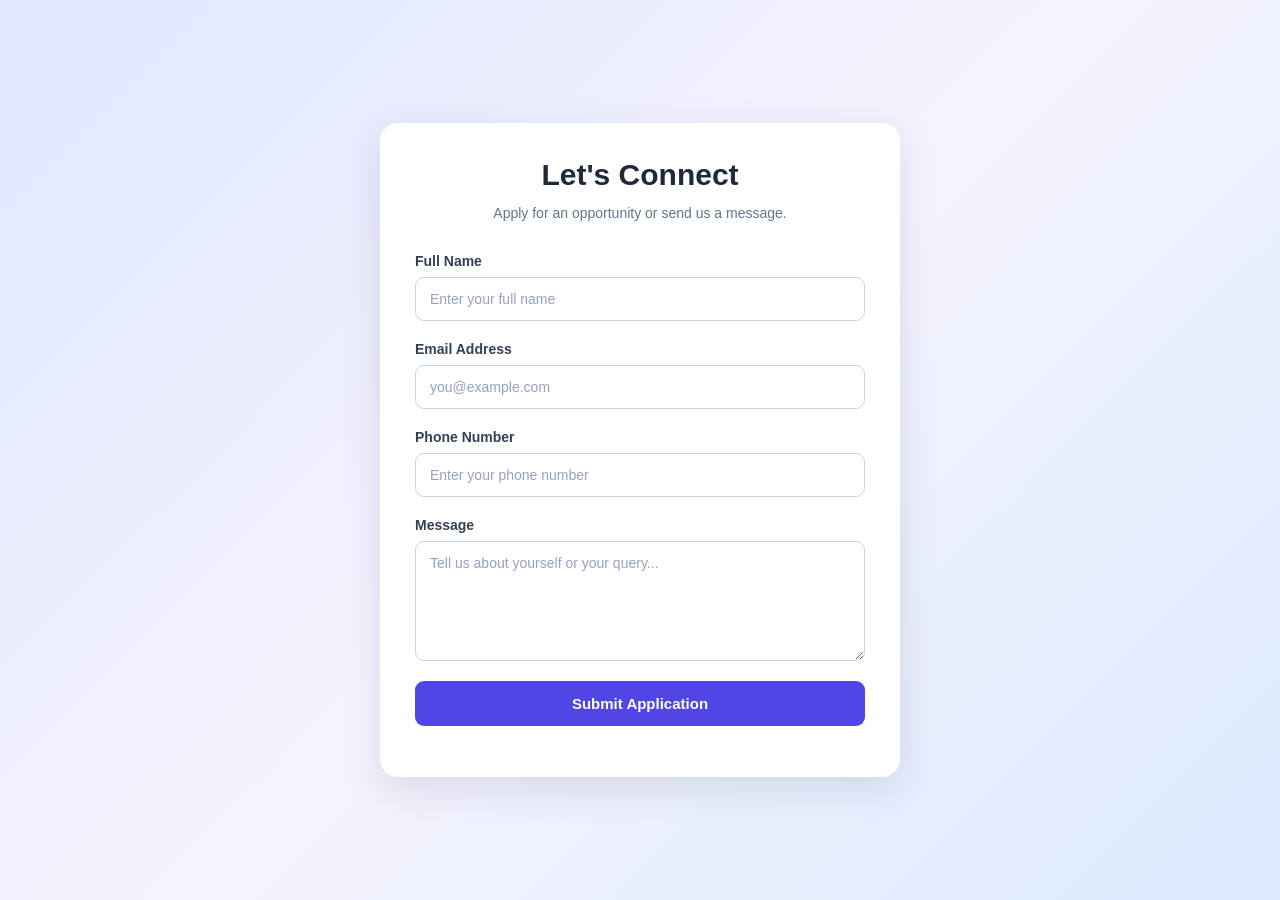
<file: aformandvalidate/index.html>
<!DOCTYPE html>
<html lang="en">
<head>
    <meta charset="UTF-8">
    <meta name="viewport" content="width=device-width, initial-scale=1.0">
    <title>Job Application Form</title>
    <link rel="stylesheet" href="style.css">
</head>
<body>

    <div class="form-container">
        <div class="form-header">
            <h1>Let's Connect</h1>
            <p>Apply for an opportunity or send us a message.</p>
        </div>

        <form id="applicationForm" novalidate>
            <div class="form-group">
                <label for="name">Full Name</label>
                <input
                    type="text"
                    id="name"
                    name="name"
                    placeholder="Enter your full name"
                    autocomplete="name"
                    required
                >
                <small class="error" id="nameError"></small>
            </div>

            <div class="form-group">
                <label for="email">Email Address</label>
                <input
                    type="email"
                    id="email"
                    name="email"
                    placeholder="you@example.com"
                    autocomplete="email"
                    required
                >
                <small class="error" id="emailError"></small>
            </div>

            <div class="form-group">
                <label for="phone">Phone Number</label>
                <input
                    type="tel"
                    id="phone"
                    name="phone"
                    placeholder="Enter your phone number"
                    autocomplete="tel"
                    required
                >
                <small class="error" id="phoneError"></small>
            </div>

            <div class="form-group">
                <label for="message">Message</label>
                <textarea
                    id="message"
                    name="message"
                    rows="5"
                    placeholder="Tell us about yourself or your query..."
                    required
                ></textarea>
                <small class="error" id="messageError"></small>
            </div>

            <button type="submit">Submit Application</button>

            <p id="successMessage" role="status" aria-live="polite"></p>
        </form>
    </div>

    <script src="script.js"></script>
</body>
</html>
</file>
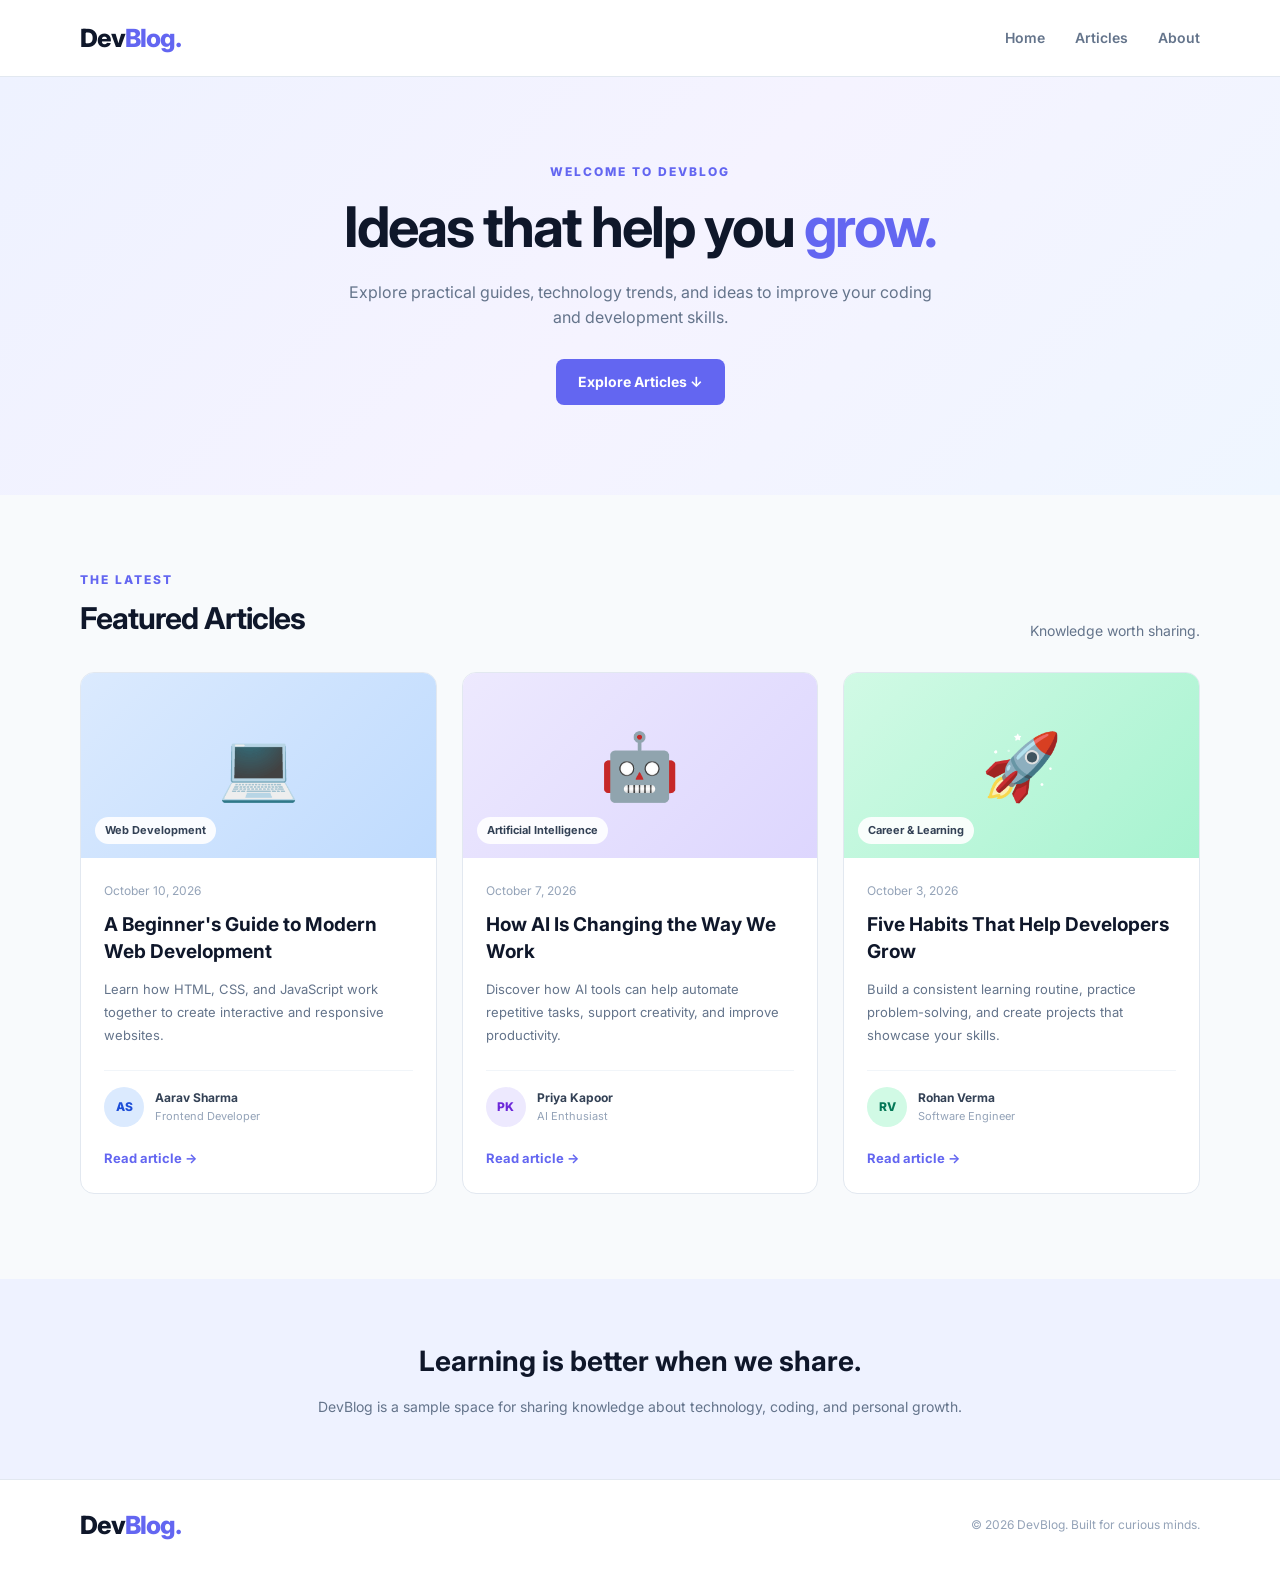
<file: blogpage/index.html>
<!DOCTYPE html>
<html lang="en">
<head>
    <meta charset="UTF-8">
    <meta name="viewport" content="width=device-width, initial-scale=1.0">

    <title>DevBlog | Ideas for Developers</title>

    <!-- Google Fonts -->
    <link rel="preconnect" href="https://fonts.googleapis.com">
    <link rel="preconnect" href="https://fonts.gstatic.com" crossorigin>
    <link href="https://fonts.googleapis.com/css2?family=Inter:wght@400;500;600;700;800&display=swap" rel="stylesheet">

    <link rel="stylesheet" href="style.css">
</head>
<body>

    <!-- Header -->
    <header class="header">
        <div class="container nav">
            <a href="#" class="logo">Dev<span>Blog.</span></a>

            <nav>
                <a href="#home">Home</a>
                <a href="#posts">Articles</a>
                <a href="#about">About</a>
            </nav>
        </div>
    </header>

    <!-- Hero Section -->
    <section class="hero" id="home">
        <div class="container hero-content">
            <p class="eyebrow">WELCOME TO DEVBLOG</p>
            <h1>Ideas that help you <span>grow.</span></h1>
            <p class="hero-description">
                Explore practical guides, technology trends, and ideas
                to improve your coding and development skills.
            </p>
            <a href="#posts" class="hero-button">Explore Articles ↓</a>
        </div>
    </section>

    <!-- Blog Posts -->
    <main class="container posts-section" id="posts">
        <div class="section-heading">
            <div>
                <p class="eyebrow">THE LATEST</p>
                <h2>Featured Articles</h2>
            </div>
            <p class="section-description">
                Knowledge worth sharing.
            </p>
        </div>

        <div class="posts-grid">

            <!-- Post 1 -->
            <article class="post-card">
                <div class="post-image image-blue">
                    <span class="image-icon">💻</span>
                    <span class="category">Web Development</span>
                </div>

                <div class="post-content">
                    <p class="post-date">October 10, 2026</p>
                    <h3>
                        <a href="#post-1">A Beginner's Guide to Modern Web Development</a>
                    </h3>
                    <p class="post-summary">
                        Learn how HTML, CSS, and JavaScript work together
                        to create interactive and responsive websites.
                    </p>

                    <div class="author">
                        <div class="avatar avatar-blue">AS</div>
                        <div>
                            <p class="author-name">Aarav Sharma</p>
                            <p class="author-role">Frontend Developer</p>
                        </div>
                    </div>

                    <a href="#post-1" class="read-more">Read article →</a>
                </div>
            </article>

            <!-- Post 2 -->
            <article class="post-card">
                <div class="post-image image-purple">
                    <span class="image-icon">🤖</span>
                    <span class="category">Artificial Intelligence</span>
                </div>

                <div class="post-content">
                    <p class="post-date">October 7, 2026</p>
                    <h3>
                        <a href="#post-2">How AI Is Changing the Way We Work</a>
                    </h3>
                    <p class="post-summary">
                        Discover how AI tools can help automate repetitive
                        tasks, support creativity, and improve productivity.
                    </p>

                    <div class="author">
                        <div class="avatar avatar-purple">PK</div>
                        <div>
                            <p class="author-name">Priya Kapoor</p>
                            <p class="author-role">AI Enthusiast</p>
                        </div>
                    </div>

                    <a href="#post-2" class="read-more">Read article →</a>
                </div>
            </article>

            <!-- Post 3 -->
            <article class="post-card">
                <div class="post-image image-green">
                    <span class="image-icon">🚀</span>
                    <span class="category">Career & Learning</span>
                </div>

                <div class="post-content">
                    <p class="post-date">October 3, 2026</p>
                    <h3>
                        <a href="#post-3">Five Habits That Help Developers Grow</a>
                    </h3>
                    <p class="post-summary">
                        Build a consistent learning routine, practice
                        problem-solving, and create projects that showcase
                        your skills.
                    </p>

                    <div class="author">
                        <div class="avatar avatar-green">RV</div>
                        <div>
                            <p class="author-name">Rohan Verma</p>
                            <p class="author-role">Software Engineer</p>
                        </div>
                    </div>

                    <a href="#post-3" class="read-more">Read article →</a>
                </div>
            </article>

        </div>
    </main>

    <!-- About Section -->
    <section class="about-section" id="about">
        <div class="container about-content">
            <h2>Learning is better when we share.</h2>
            <p>
                DevBlog is a sample space for sharing knowledge about
                technology, coding, and personal growth.
            </p>
        </div>
    </section>

    <!-- Footer -->
    <footer class="footer">
        <div class="container footer-content">
            <a href="#home" class="logo">Dev<span>Blog.</span></a>
            <p>© 2026 DevBlog. Built for curious minds.</p>
        </div>
    </footer>

</body>
</html>
</file>
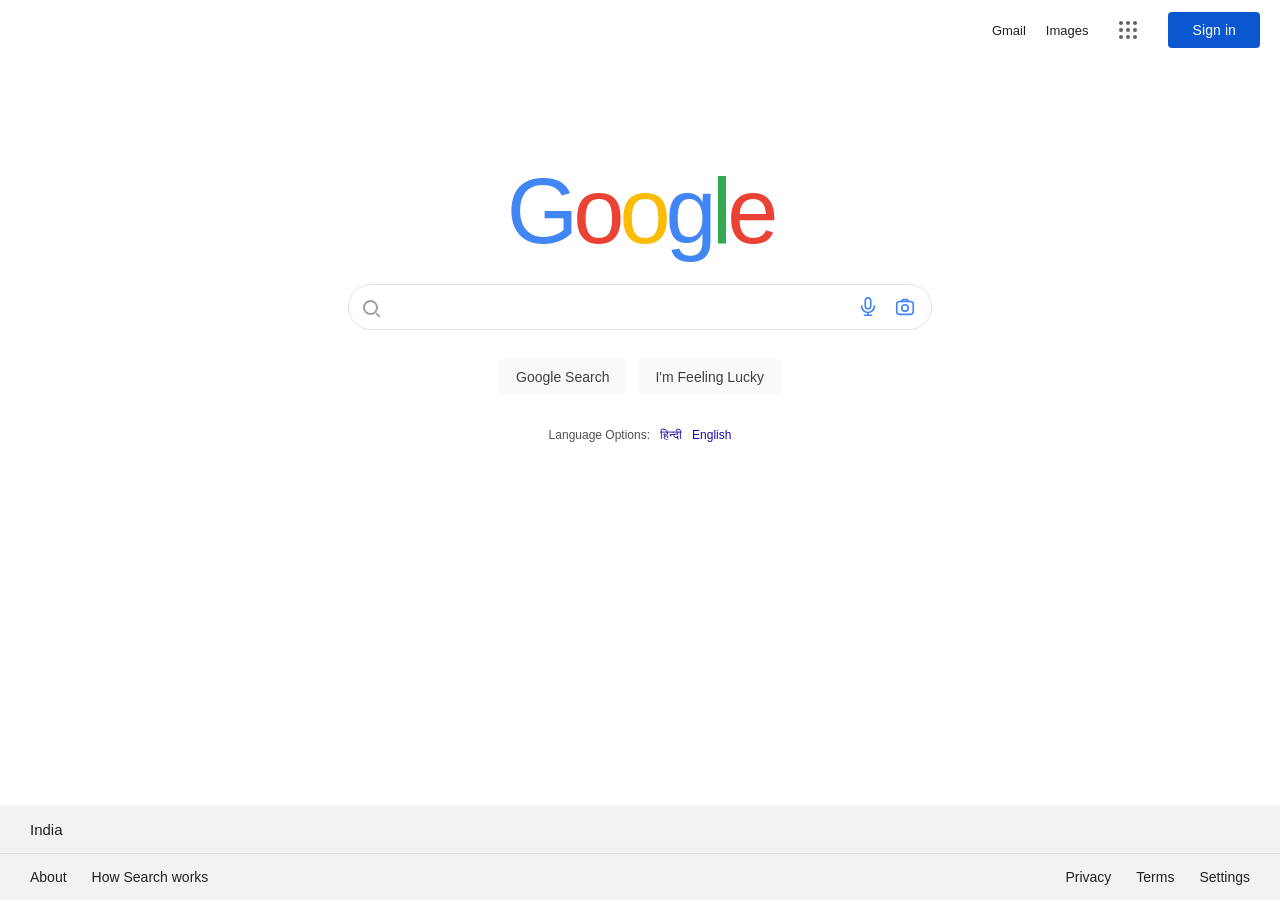
<file: googlelandingpage/index.html>
<!DOCTYPE html>
<html lang="en">
<head>
    <meta charset="UTF-8">
    <meta name="viewport" content="width=device-width, initial-scale=1.0">
    <title>Google</title>
    <link rel="stylesheet" href="style.css">
</head>
<body>

    <!-- Top navigation -->
    <header class="top-bar">
        <nav class="top-links" aria-label="Top navigation">
            <a href="#">Gmail</a>
            <a href="#">Images</a>

            <a href="#" class="apps-button" aria-label="Google apps">
                <span></span><span></span><span></span>
                <span></span><span></span><span></span>
                <span></span><span></span><span></span>
            </a>

            <a href="#" class="sign-in">Sign in</a>
        </nav>
    </header>

    <!-- Main search area -->
    <main class="main-content">

        <div class="google-logo" role="img" aria-label="Google">
            <span class="blue">G</span><span class="red">o</span><span class="yellow">o</span><span class="blue">g</span><span class="green">l</span><span class="red">e</span>
        </div>

        <form class="search-form" action="#">
            <div class="search-box">
                <span class="search-icon" aria-hidden="true"></span>

                <input
                    type="text"
                    aria-label="Search"
                    autocomplete="off">

                <button type="button" class="tool-icon mic-icon"
                        aria-label="Voice search">
                    <svg viewBox="0 0 24 24" aria-hidden="true">
                        <path d="M12 14a3 3 0 0 0 3-3V5a3 3 0 0 0-6 0v6a3 3 0 0 0 3 3Z"/>
                        <path d="M5 11a7 7 0 0 0 14 0M12 18v3m-4 0h8"/>
                    </svg>
                </button>

                <button type="button" class="tool-icon camera-icon"
                        aria-label="Search by image">
                    <svg viewBox="0 0 24 24" aria-hidden="true">
                        <rect x="3" y="6" width="18" height="14" rx="3"/>
                        <circle cx="12" cy="13" r="3.5"/>
                        <path d="m8 6 1.5-2h5L16 6"/>
                    </svg>
                </button>
            </div>

            <div class="search-buttons">
                <button type="submit">Google Search</button>
                <button type="button">I'm Feeling Lucky</button>
            </div>
        </form>

        <p class="language-options">
            Language Options:
            <a href="#">हिन्दी</a>
            <a href="#">English</a>
        </p>

    </main>

    <!-- Footer -->
    <footer class="footer">
        <div class="country">India</div>

        <div class="footer-bottom">
            <nav class="footer-group" aria-label="About Google">
                <a href="#">About</a>
                <a href="#">How Search works</a>
            </nav>

            <nav class="footer-group footer-right" aria-label="Settings">
                <a href="#">Privacy</a>
                <a href="#">Terms</a>
                <a href="#">Settings</a>
            </nav>
        </div>
    </footer>

</body>
</html>
</file>
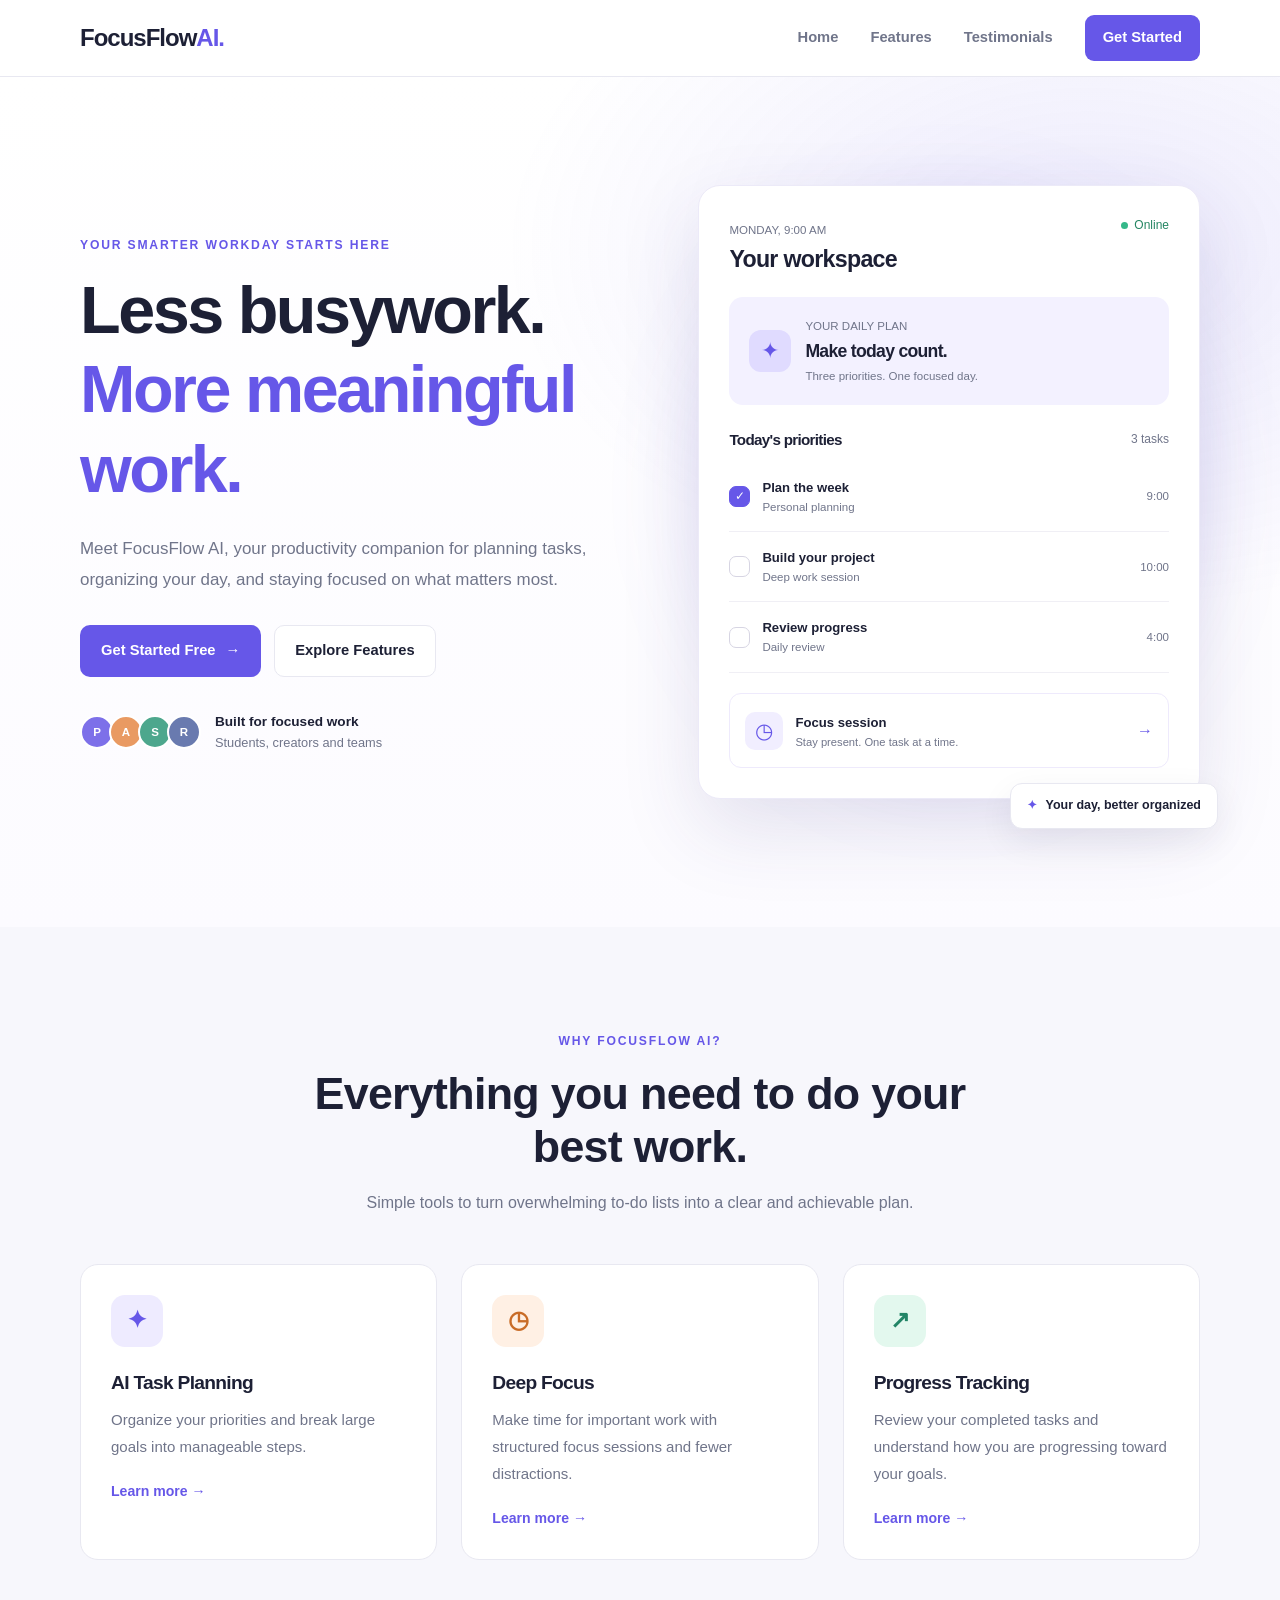
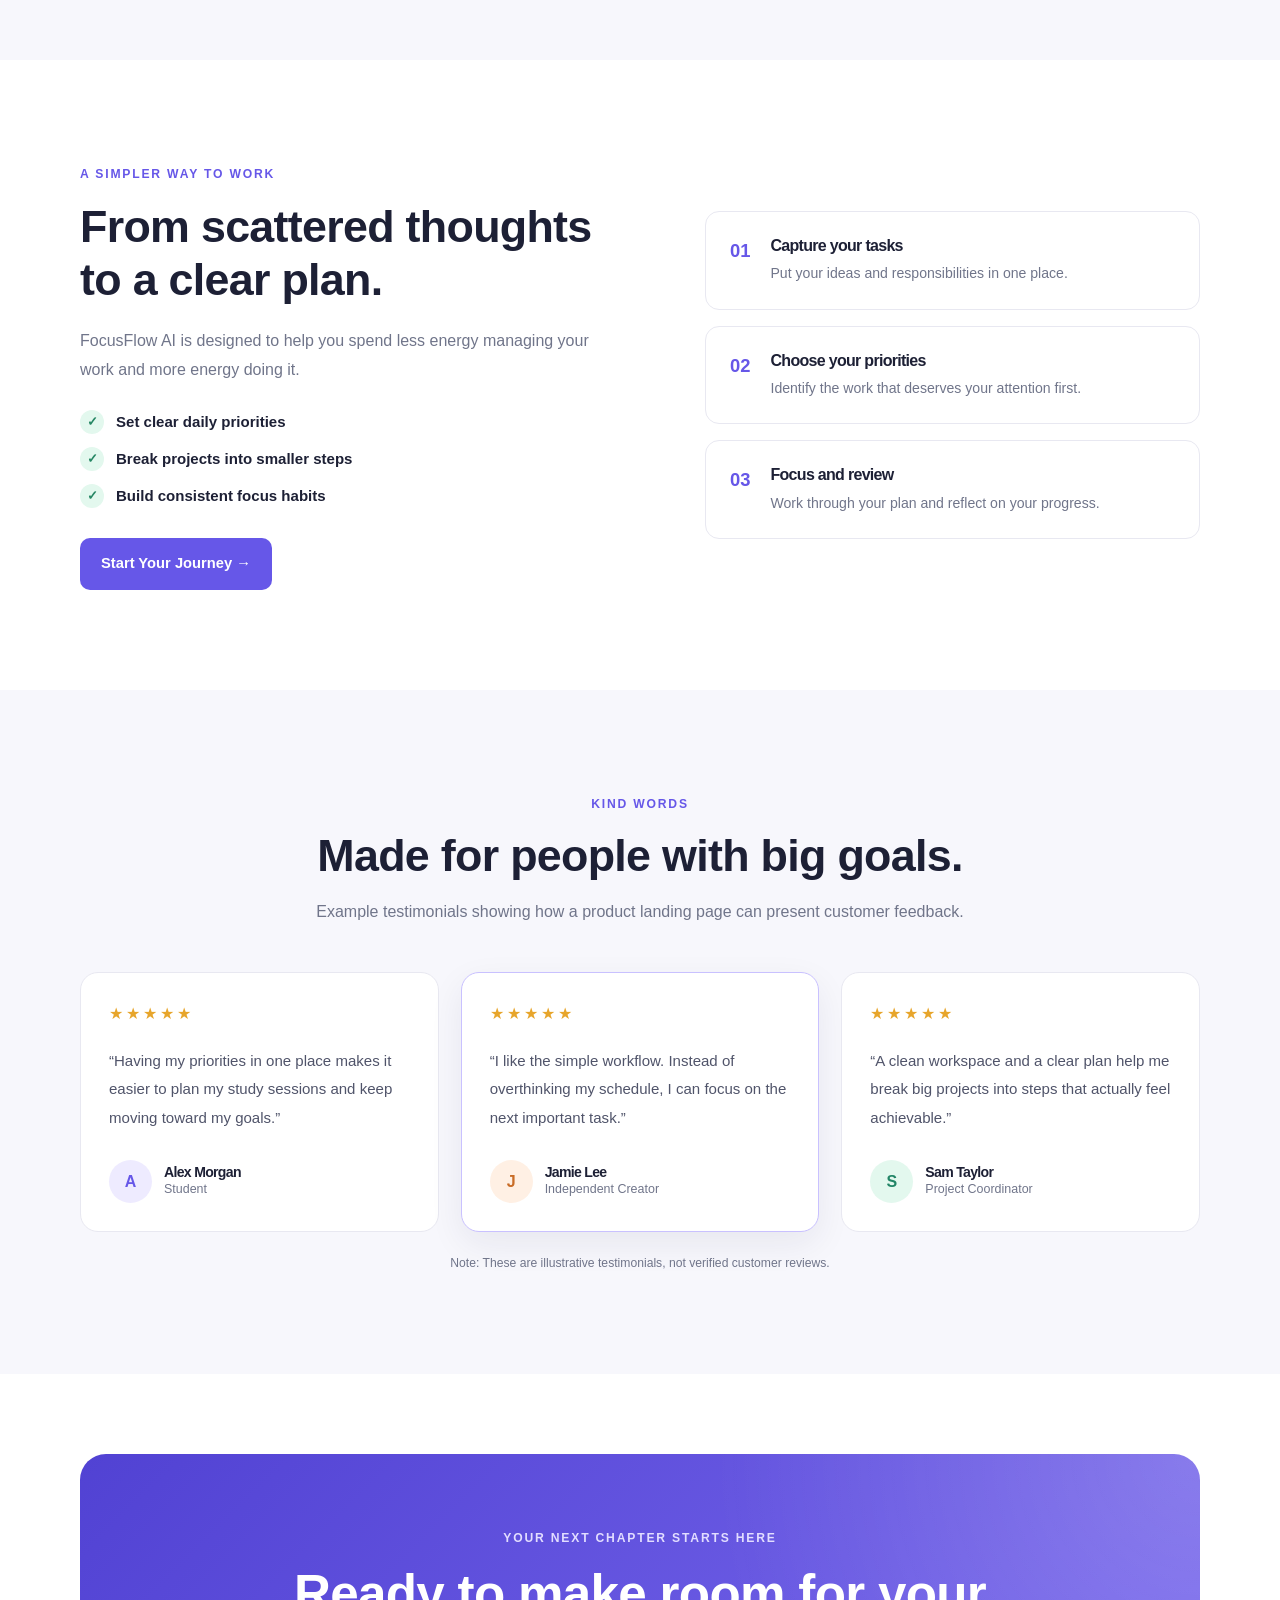
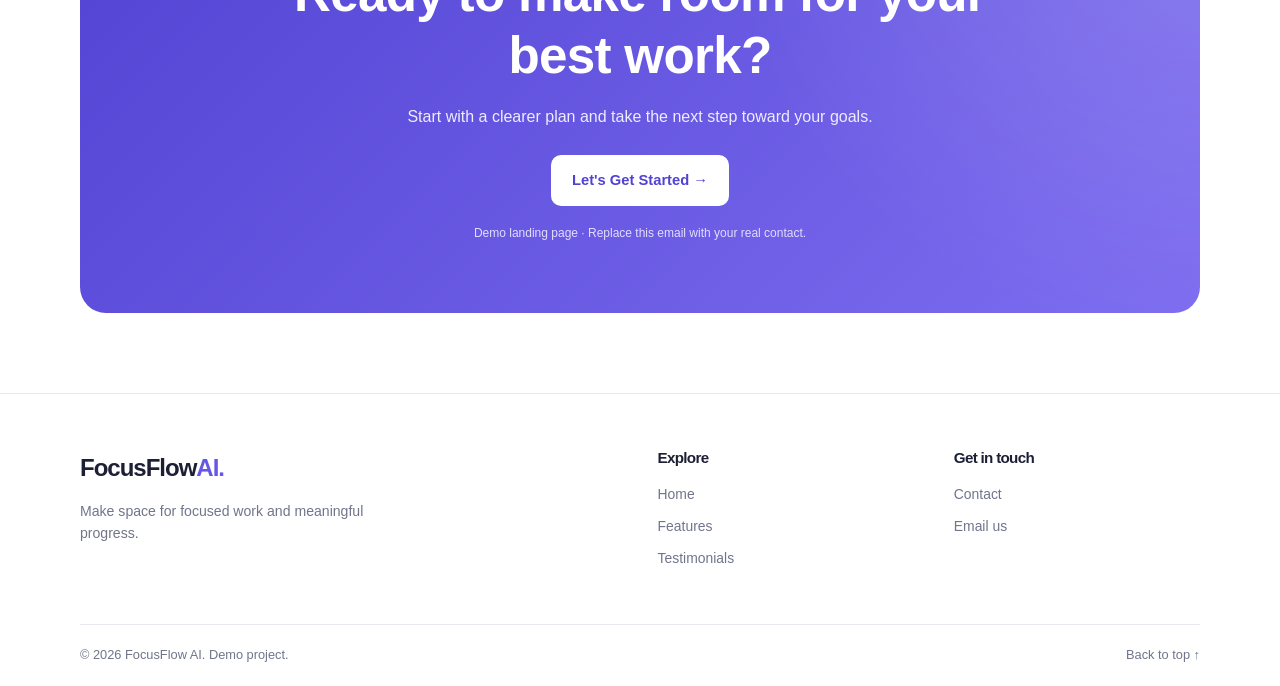
<file: Langingpage/index.html>
<!DOCTYPE html>
<html lang="en">
<head>
    <meta charset="UTF-8">
    <meta name="viewport" content="width=device-width, initial-scale=1.0">

    <meta name="description"
          content="FocusFlow AI helps you organize tasks, focus deeply, and get more done.">

    <title>FocusFlow AI — Work Smarter</title>

    <link rel="stylesheet" href="style.css">
    <script src="script.js" defer></script>
</head>
<body>

    <!-- HEADER -->
    <header class="site-header">
        <div class="container nav-container">

            <a href="#home" class="logo" aria-label="FocusFlow home">
                FocusFlow<span>AI.</span>
            </a>

            <button
                class="menu-toggle"
                id="menuToggle"
                type="button"
                aria-label="Open navigation menu"
                aria-controls="navMenu"
                aria-expanded="false">
                <span></span>
                <span></span>
                <span></span>
            </button>

            <nav class="nav-menu" id="navMenu" aria-label="Main navigation">
                <a href="#home">Home</a>
                <a href="#features">Features</a>
                <a href="#testimonials">Testimonials</a>
                <a href="#contact" class="nav-cta">Get Started</a>
            </nav>

        </div>
    </header>


    <main>

        <!-- HERO SECTION -->
        <section class="hero section" id="home">
            <div class="container hero-grid">

                <div class="hero-content">
                    <span class="eyebrow">
                        YOUR SMARTER WORKDAY STARTS HERE
                    </span>

                    <h1>
                        Less busywork.<br>
                        <span>More meaningful work.</span>
                    </h1>

                    <p class="hero-description">
                        Meet FocusFlow AI, your productivity companion
                        for planning tasks, organizing your day, and
                        staying focused on what matters most.
                    </p>

                    <div class="hero-actions">
                        <a href="#contact" class="button button-primary">
                            Get Started Free <span aria-hidden="true">→</span>
                        </a>

                        <a href="#features" class="button button-secondary">
                            Explore Features
                        </a>
                    </div>

                    <div class="hero-proof">
                        <div class="avatar-stack" aria-hidden="true">
                            <span>P</span>
                            <span>A</span>
                            <span>S</span>
                            <span>R</span>
                        </div>

                        <p>
                            <strong>Built for focused work</strong>
                            <span>Students, creators and teams</span>
                        </p>
                    </div>
                </div>


                <!-- PRODUCT PREVIEW -->
                <div class="product-visual">
                    <div class="glow"></div>

                    <div class="dashboard">
                        <div class="dashboard-top">
                            <div>
                                <span class="small-label">MONDAY, 9:00 AM</span>
                                <h2>Your workspace</h2>
                            </div>

                            <span class="online-status">
                                <span></span> Online
                            </span>
                        </div>

                        <div class="welcome-card">
                            <span class="welcome-icon">✦</span>
                            <div>
                                <p class="muted">YOUR DAILY PLAN</p>
                                <h3>Make today count.</h3>
                                <p class="muted">
                                    Three priorities. One focused day.
                                </p>
                            </div>
                        </div>

                        <div class="task-heading">
                            <h3>Today's priorities</h3>
                            <span>3 tasks</span>
                        </div>

                        <div class="task-row">
                            <span class="task-check completed">✓</span>
                            <div class="task-text">
                                <strong>Plan the week</strong>
                                <span>Personal planning</span>
                            </div>
                            <span class="task-time">9:00</span>
                        </div>

                        <div class="task-row">
                            <span class="task-check"></span>
                            <div class="task-text">
                                <strong>Build your project</strong>
                                <span>Deep work session</span>
                            </div>
                            <span class="task-time">10:00</span>
                        </div>

                        <div class="task-row">
                            <span class="task-check"></span>
                            <div class="task-text">
                                <strong>Review progress</strong>
                                <span>Daily review</span>
                            </div>
                            <span class="task-time">4:00</span>
                        </div>

                        <div class="focus-card">
                            <div class="focus-symbol">◷</div>
                            <div>
                                <strong>Focus session</strong>
                                <p>Stay present. One task at a time.</p>
                            </div>
                            <span class="focus-arrow">→</span>
                        </div>
                    </div>

                    <div class="floating-note">
                        <span>✦</span>
                        Your day, better organized
                    </div>
                </div>

            </div>
        </section>


        <!-- FEATURES -->
        <section class="section features-section" id="features">
            <div class="container">

                <div class="section-heading">
                    <span class="eyebrow">WHY FOCUSFLOW AI?</span>
                    <h2>Everything you need to do your best work.</h2>
                    <p>
                        Simple tools to turn overwhelming to-do lists
                        into a clear and achievable plan.
                    </p>
                </div>

                <div class="features-grid">

                    <article class="feature-card">
                        <div class="feature-icon purple">✦</div>
                        <h3>AI Task Planning</h3>
                        <p>
                            Organize your priorities and break large
                            goals into manageable steps.
                        </p>
                        <a href="#contact" class="feature-link">
                            Learn more →
                        </a>
                    </article>

                    <article class="feature-card">
                        <div class="feature-icon orange">◷</div>
                        <h3>Deep Focus</h3>
                        <p>
                            Make time for important work with structured
                            focus sessions and fewer distractions.
                        </p>
                        <a href="#contact" class="feature-link">
                            Learn more →
                        </a>
                    </article>

                    <article class="feature-card">
                        <div class="feature-icon green">↗</div>
                        <h3>Progress Tracking</h3>
                        <p>
                            Review your completed tasks and understand
                            how you are progressing toward your goals.
                        </p>
                        <a href="#contact" class="feature-link">
                            Learn more →
                        </a>
                    </article>

                </div>
            </div>
        </section>


        <!-- HOW IT WORKS -->
        <section class="section how-section">
            <div class="container how-grid">

                <div class="how-content">
                    <span class="eyebrow">A SIMPLER WAY TO WORK</span>
                    <h2>From scattered thoughts to a clear plan.</h2>
                    <p>
                        FocusFlow AI is designed to help you spend less
                        energy managing your work and more energy doing it.
                    </p>

                    <ul class="benefit-list">
                        <li><span>✓</span> Set clear daily priorities</li>
                        <li><span>✓</span> Break projects into smaller steps</li>
                        <li><span>✓</span> Build consistent focus habits</li>
                    </ul>

                    <a href="#contact" class="button button-primary">
                        Start Your Journey →
                    </a>
                </div>

                <div class="steps-list">
                    <article class="step-card">
                        <span class="step-number">01</span>
                        <div>
                            <h3>Capture your tasks</h3>
                            <p>Put your ideas and responsibilities in one place.</p>
                        </div>
                    </article>

                    <article class="step-card">
                        <span class="step-number">02</span>
                        <div>
                            <h3>Choose your priorities</h3>
                            <p>Identify the work that deserves your attention first.</p>
                        </div>
                    </article>

                    <article class="step-card">
                        <span class="step-number">03</span>
                        <div>
                            <h3>Focus and review</h3>
                            <p>Work through your plan and reflect on your progress.</p>
                        </div>
                    </article>
                </div>

            </div>
        </section>


        <!-- TESTIMONIALS -->
        <section class="section testimonials-section" id="testimonials">
            <div class="container">

                <div class="section-heading">
                    <span class="eyebrow">KIND WORDS</span>
                    <h2>Made for people with big goals.</h2>
                    <p>
                        Example testimonials showing how a product
                        landing page can present customer feedback.
                    </p>
                </div>

                <div class="testimonials-grid">

                    <article class="testimonial-card">
                        <div class="stars" aria-label="5 out of 5 stars">
                            ★★★★★
                        </div>

                        <blockquote>
                            “Having my priorities in one place makes it
                            easier to plan my study sessions and keep
                            moving toward my goals.”
                        </blockquote>

                        <div class="testimonial-person">
                            <div class="person-avatar purple">A</div>
                            <div>
                                <h3>Alex Morgan</h3>
                                <p>Student</p>
                            </div>
                        </div>
                    </article>

                    <article class="testimonial-card featured-testimonial">
                        <div class="stars" aria-label="5 out of 5 stars">
                            ★★★★★
                        </div>

                        <blockquote>
                            “I like the simple workflow. Instead of
                            overthinking my schedule, I can focus on
                            the next important task.”
                        </blockquote>

                        <div class="testimonial-person">
                            <div class="person-avatar orange">J</div>
                            <div>
                                <h3>Jamie Lee</h3>
                                <p>Independent Creator</p>
                            </div>
                        </div>
                    </article>

                    <article class="testimonial-card">
                        <div class="stars" aria-label="5 out of 5 stars">
                            ★★★★★
                        </div>

                        <blockquote>
                            “A clean workspace and a clear plan help
                            me break big projects into steps that
                            actually feel achievable.”
                        </blockquote>

                        <div class="testimonial-person">
                            <div class="person-avatar green">S</div>
                            <div>
                                <h3>Sam Taylor</h3>
                                <p>Project Coordinator</p>
                            </div>
                        </div>
                    </article>

                </div>

                <p class="testimonial-disclaimer">
                    Note: These are illustrative testimonials, not verified customer reviews.
                </p>
            </div>
        </section>


        <!-- CALL TO ACTION -->
        <section class="section cta-section" id="contact">
            <div class="container">
                <div class="cta-card">
                    <span class="eyebrow">YOUR NEXT CHAPTER STARTS HERE</span>

                    <h2>Ready to make room for your best work?</h2>

                    <p>
                        Start with a clearer plan and take the next step
                        toward your goals.
                    </p>

                    <a href="mailto:hello@example.com"
                       class="button button-light">
                        Let's Get Started →
                    </a>

                    <small>
                        Demo landing page · Replace this email with your real contact.
                    </small>
                </div>
            </div>
        </section>

    </main>


    <!-- FOOTER -->
    <footer class="site-footer">
        <div class="container footer-main">

            <div class="footer-brand">
                <a href="#home" class="logo">
                    FocusFlow<span>AI.</span>
                </a>
                <p>
                    Make space for focused work and meaningful progress.
                </p>
            </div>

            <div class="footer-links">
                <h3>Explore</h3>
                <a href="#home">Home</a>
                <a href="#features">Features</a>
                <a href="#testimonials">Testimonials</a>
            </div>

            <div class="footer-links">
                <h3>Get in touch</h3>
                <a href="#contact">Contact</a>
                <a href="mailto:hello@example.com">Email us</a>
            </div>

        </div>

        <div class="container footer-bottom">
            <p>© <span id="currentYear"></span> FocusFlow AI. Demo project.</p>
            <a href="#home">Back to top ↑</a>
        </div>
    </footer>

</body>
</html>
</file>
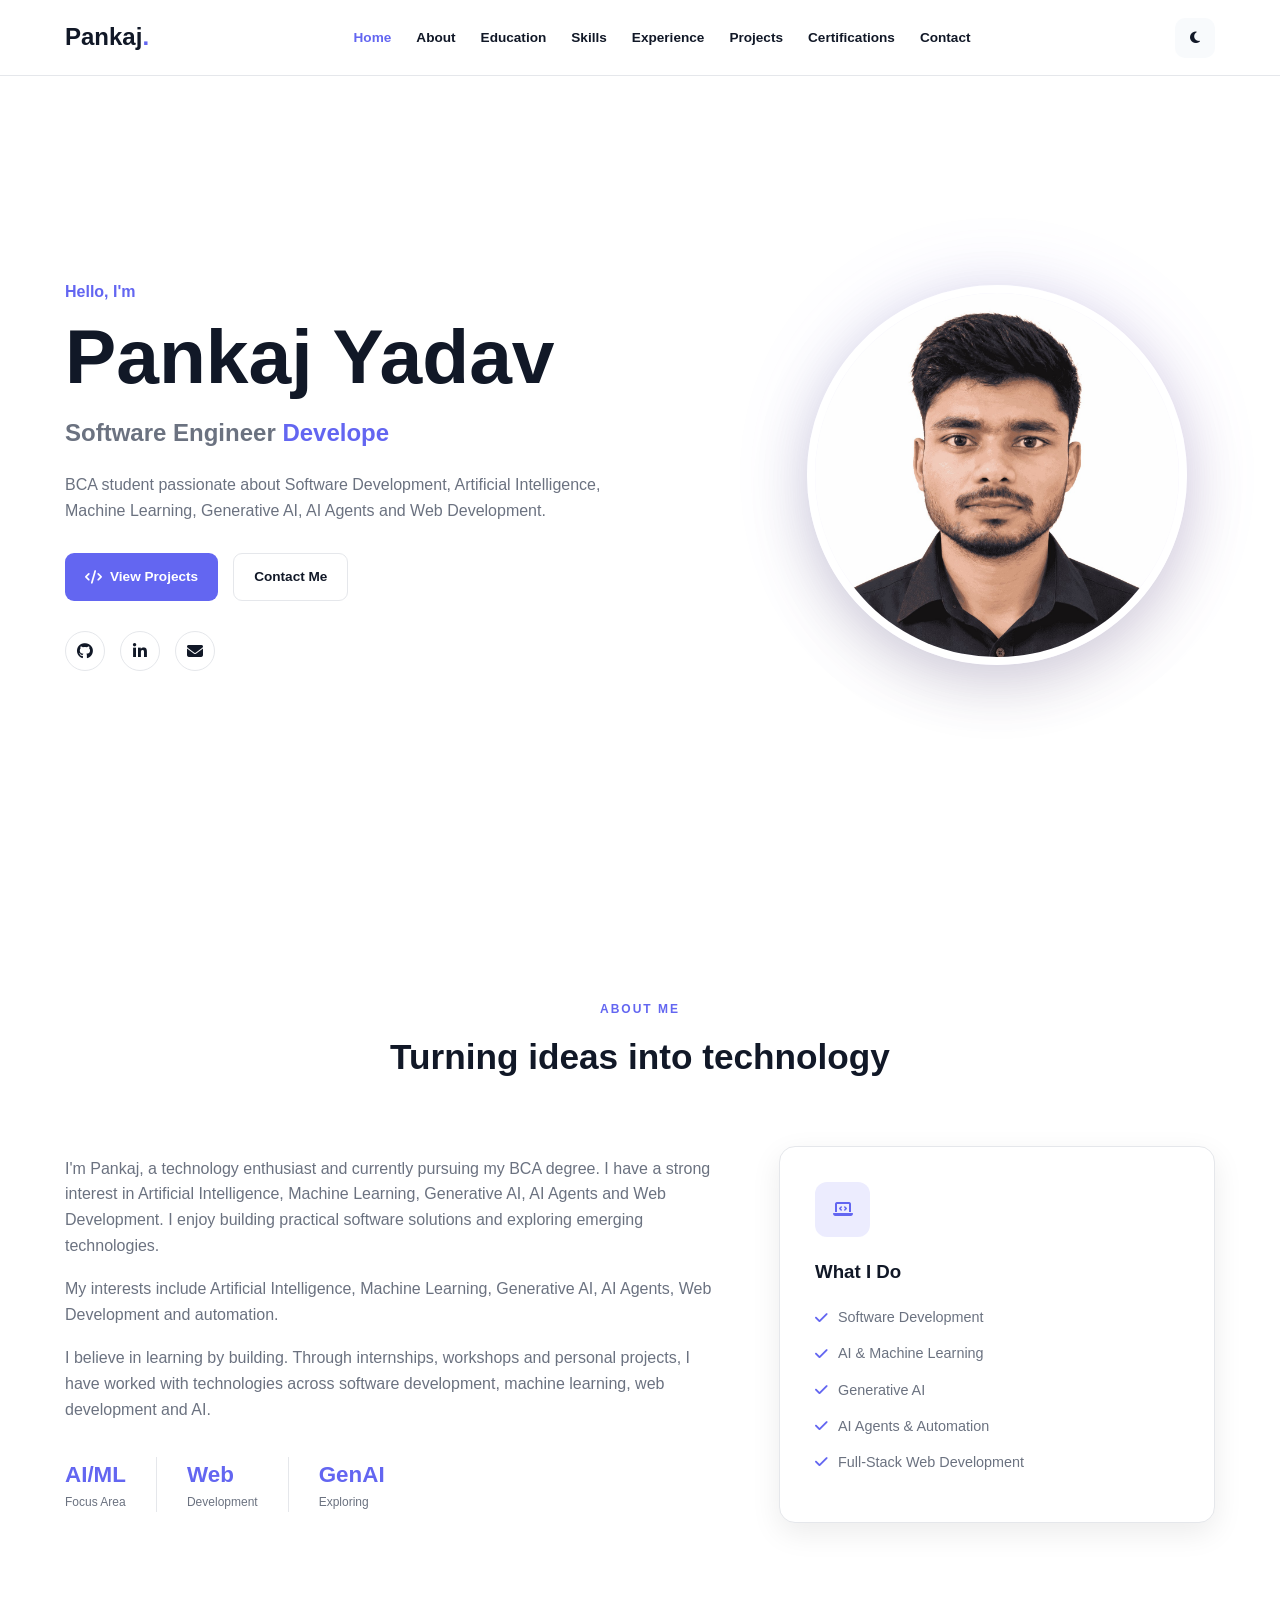
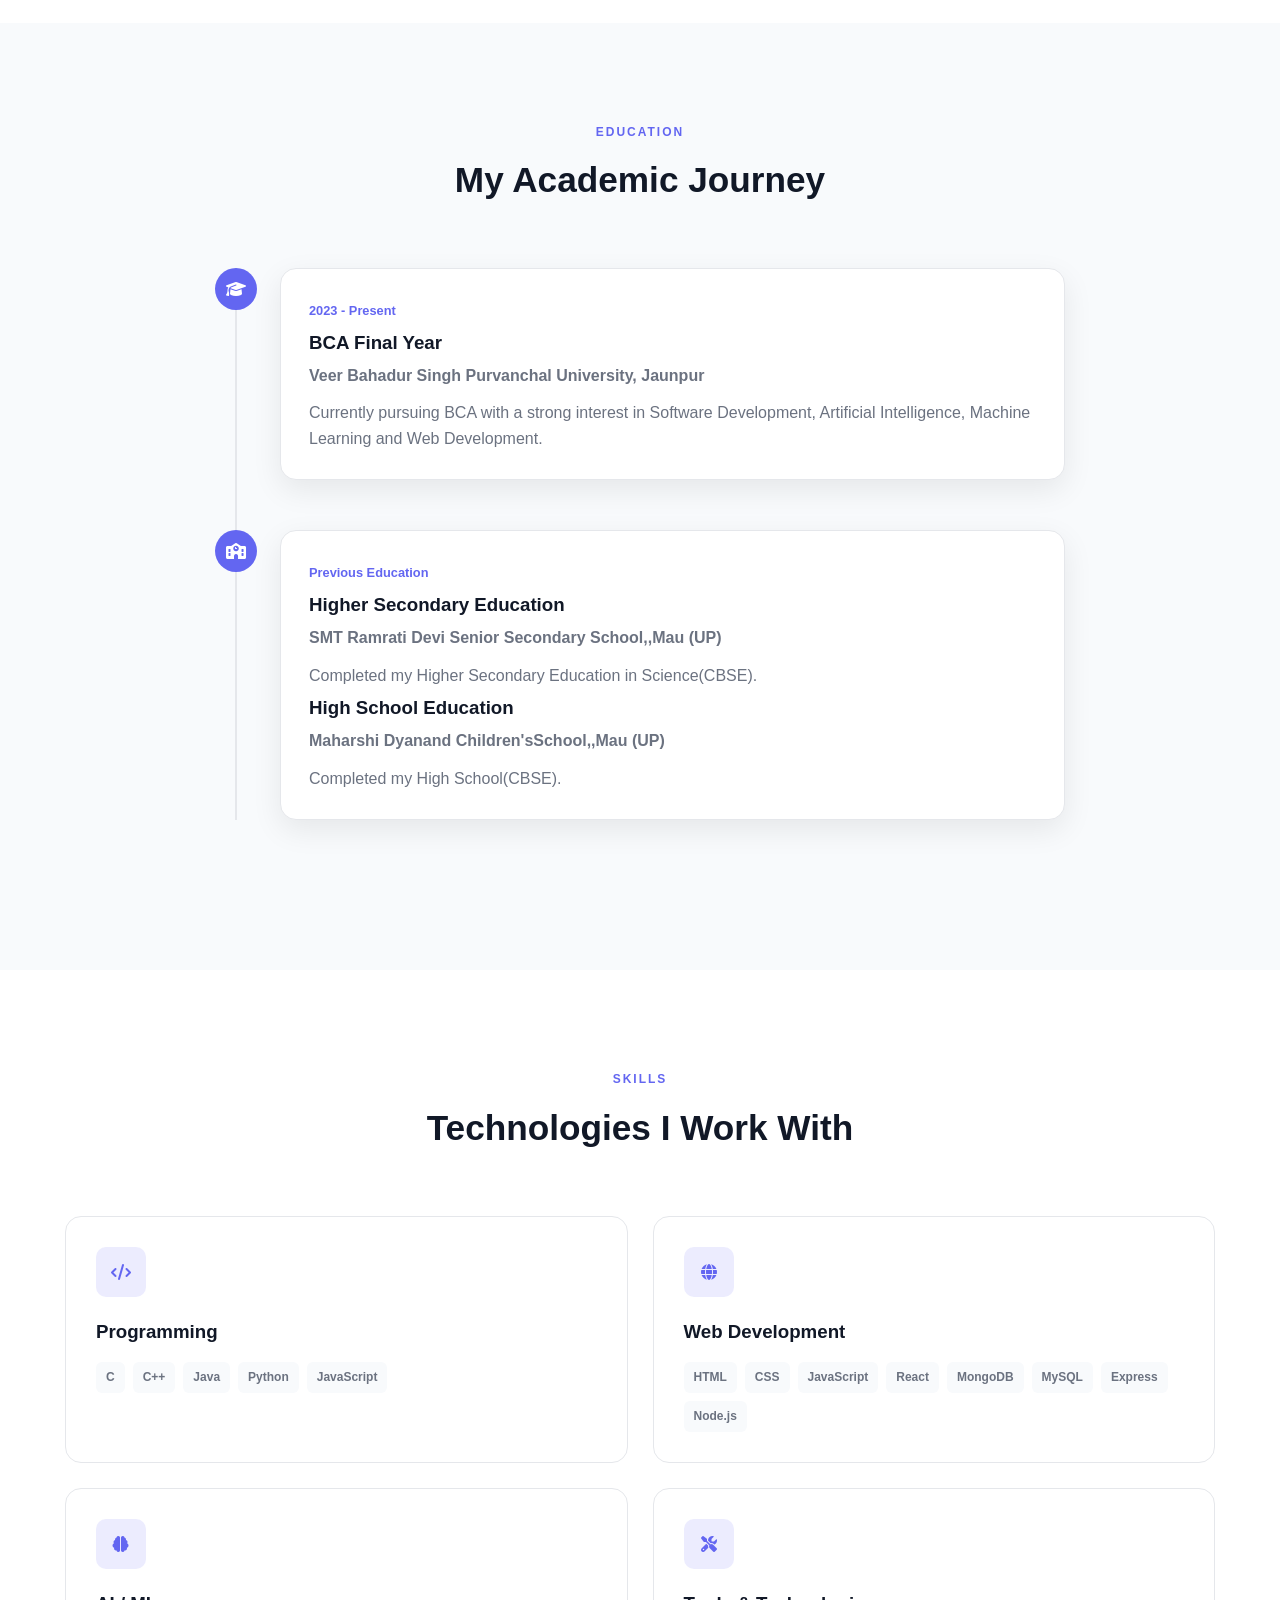
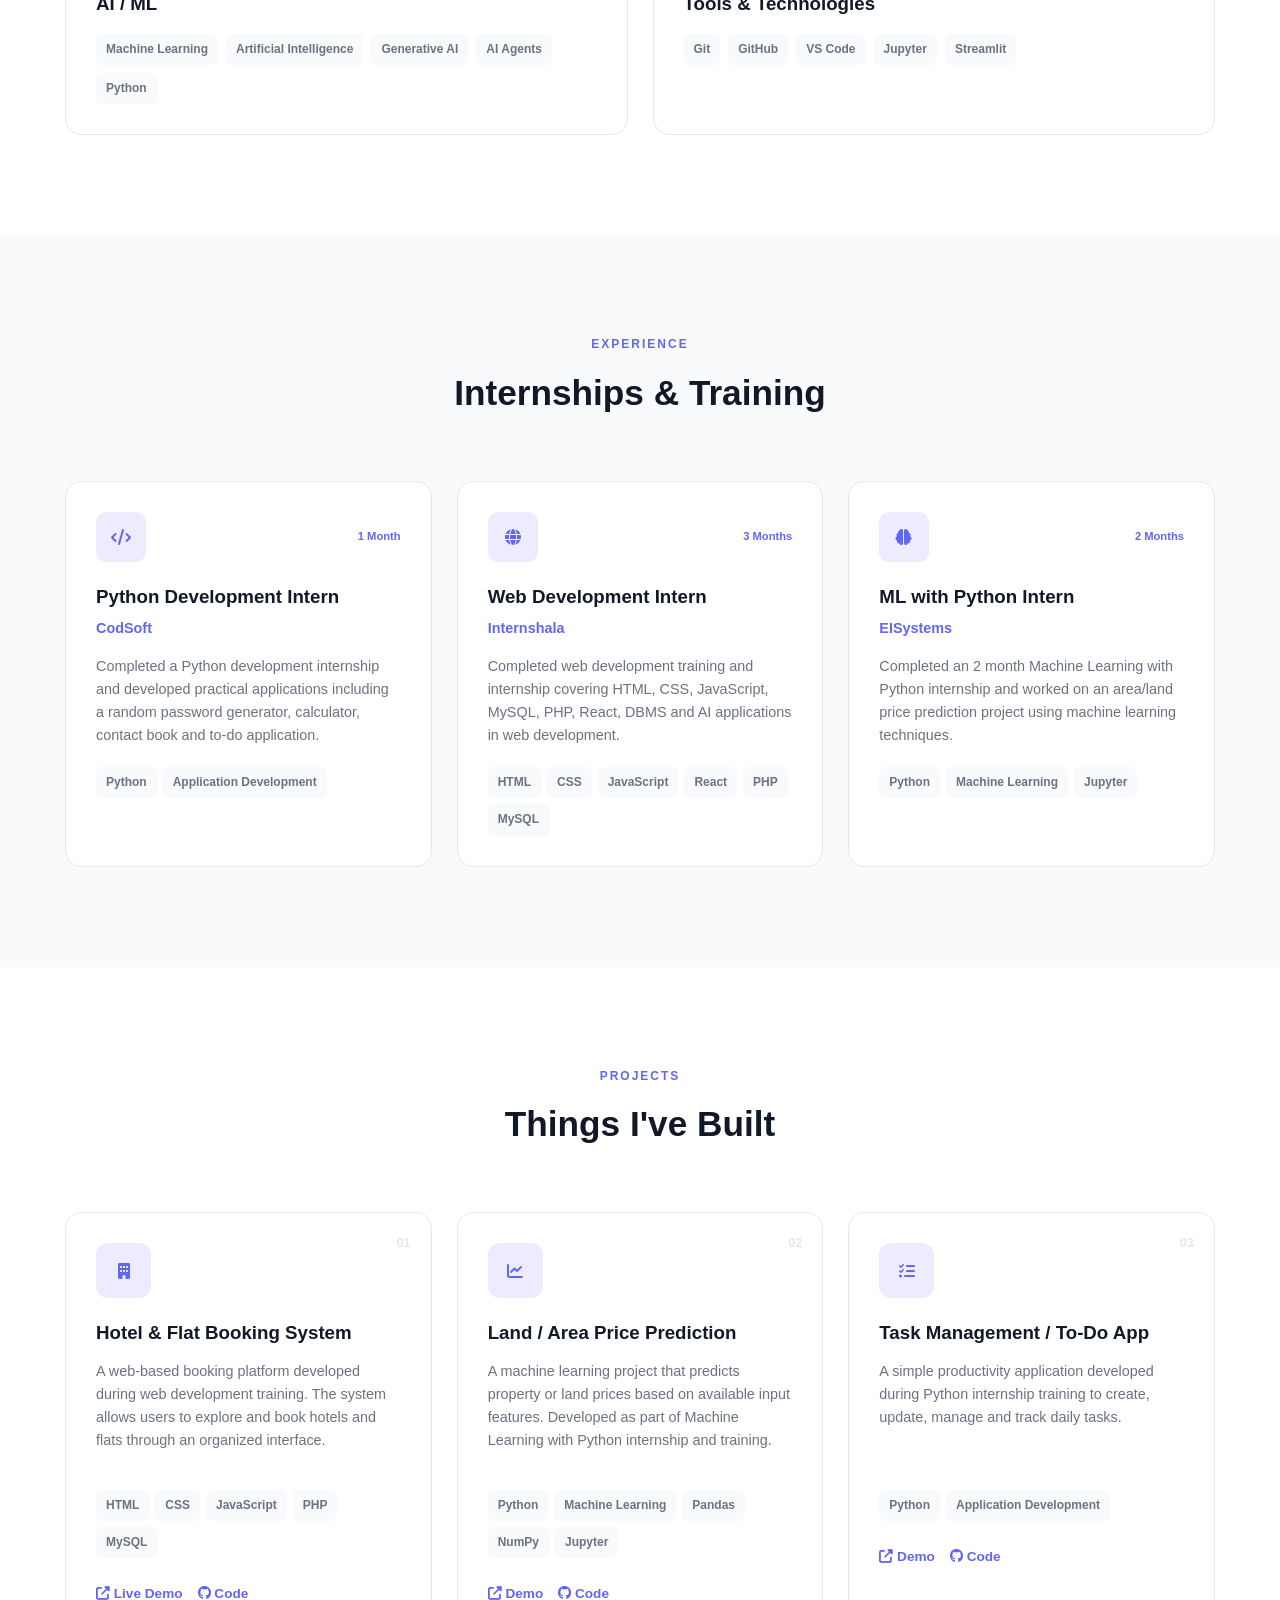
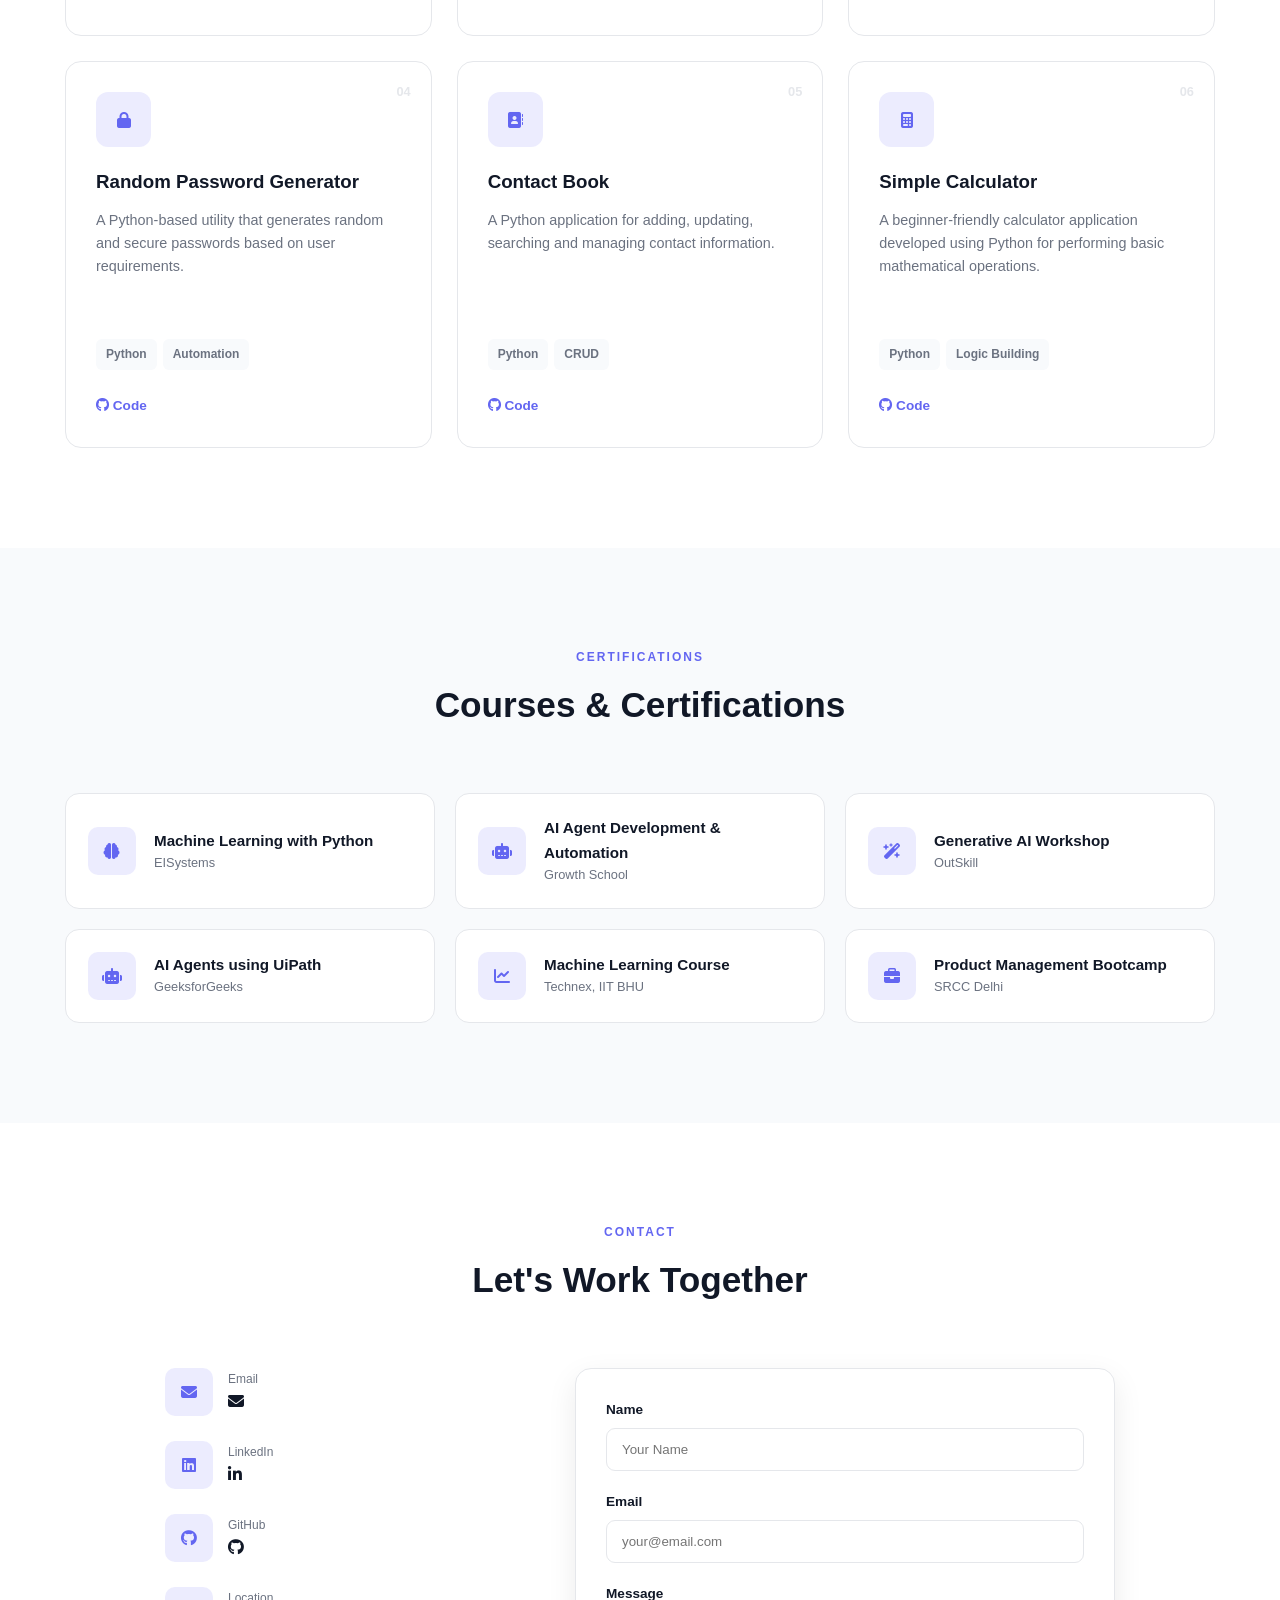
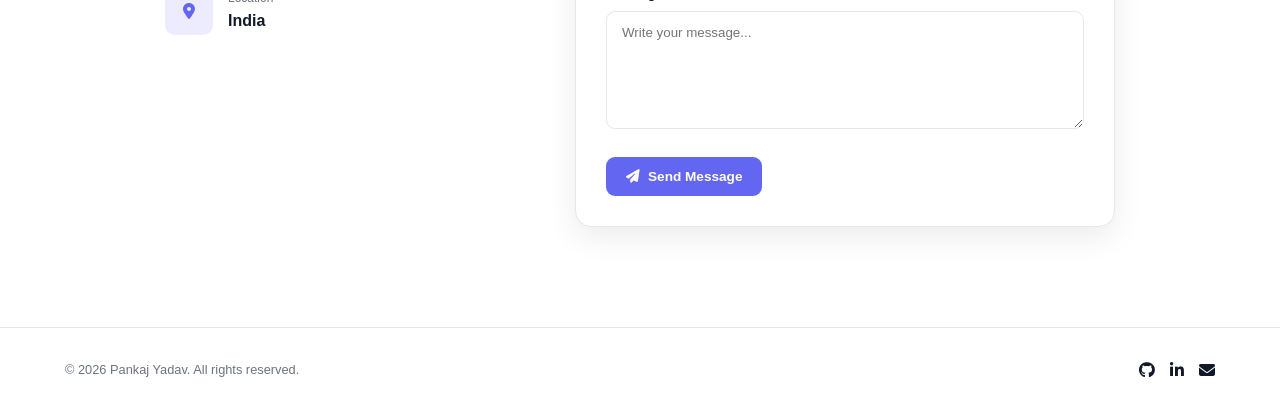
<file: portfolio/index.html>
<!DOCTYPE html>
<html lang="en">
<head>
    <meta charset="UTF-8">
    <meta name="viewport" content="width=device-width, initial-scale=1.0">

    <meta name="description"
          content="Pankaj - Software Engineer, AI/ML and GenAI enthusiast, and web developer. Explore my projects, skills, education, certifications and experience.">

    <meta name="author" content="Pankaj">

    <title>Pankaj | Software Engineer & AI/ML Developer</title>

    <!-- Icons -->
    <link rel="stylesheet"
          href="https://cdnjs.cloudflare.com/ajax/libs/font-awesome/6.5.2/css/all.min.css">

    <!-- CSS -->
    <link rel="stylesheet" href="style.css">
</head>

<body>

<!-- ================= NAVBAR ================= -->

<header class="navbar">
    <div class="container nav-container">

        <a href="#home" class="logo">
            Pankaj<span>.</span>
        </a>

        <nav id="navMenu">
            <a href="#home">Home</a>
            <a href="#about">About</a>
            <a href="#education">Education</a>
            <a href="#skills">Skills</a>
            <a href="#experience">Experience</a>
            <a href="#projects">Projects</a>
            <a href="#certifications">Certifications</a>
            <a href="#contact">Contact</a>
        </nav>

        <div class="nav-actions">
            <button id="themeToggle" aria-label="Toggle dark mode">
                <i class="fas fa-moon"></i>
            </button>

            <button id="menuToggle" class="menu-toggle" aria-label="Open menu">
                <i class="fas fa-bars"></i>
            </button>
        </div>

    </div>
</header>


<!-- ================= HERO ================= -->

<section id="home" class="hero">

    <div class="container hero-container">

        <div class="hero-content">

            <p class="hero-greeting">
                Hello, I'm
            </p>

            <h1>
                Pankaj Yadav
            </h1>

            <h2>
                Software Engineer
                <span class="typing-text"></span>
            </h2>

            <p class="hero-description">
                BCA student passionate about Software Development,
                Artificial Intelligence, Machine Learning, Generative AI,
                AI Agents and Web Development.
            </p>

            <div class="hero-buttons">

                <a href="#projects" class="btn primary-btn">
                    <i class="fas fa-code"></i>
                    View Projects
                </a>

                <a href="#contact" class="btn secondary-btn">
                    Contact Me
                </a>

            </div>

            <div class="social-links">

                <!-- Replace # with your actual links -->

                <a href="https://github.com/pankajyadavdev" target="_blank" rel="noopener noreferrer" aria-label="GitHub">
                    <i class="fab fa-github"></i>
                </a>

                <a href="https://www.linkedin.com/in/pankaj-yadav-webdev/" target="_blank" rel="noopener noreferrer" aria-label="LinkedIn">
                    <i class="fab fa-linkedin-in"></i>
                </a>
                <a href="mailto:pankajyadavdevv@gmail.com" target="_blank" rel="noopener noreferrer" aria-label="Email">
                    <i class="fas fa-envelope"></i>
                </a>

            </div>

        </div>
 

        <div class="hero-image">

            <div class="image-glow"></div>

            <!-- Replace images/profile.jpg with your photo -->

            <img src="image/aidp.jpeg"
                 alt="Pankaj profile picture">

        </div>

    </div>

</section>


<!-- ================= ABOUT ================= -->

<section id="about" class="section">

    <div class="container">

        <div class="section-heading">
            <p class="section-label">ABOUT ME</p>
            <h2>Turning ideas into technology</h2>
        </div>

        <div class="about-grid">

            <div class="about-text">

                <p>
                    I'm Pankaj, a technology enthusiast and currently pursuing my BCA degree. 
                    I have a strong interest in Artificial Intelligence,
                    Machine Learning, Generative AI, AI Agents and Web Development.
                    I enjoy building practical software solutions and
                    exploring emerging technologies.
                </p>
                <p>
                    My interests include Artificial Intelligence,
                    Machine Learning, Generative AI, AI Agents,
                    Web Development and automation.
                </p>
                <p>
                    I believe in learning by building. Through internships,
                    workshops and personal projects, I have worked with
                    technologies across software development, machine
                    learning, web development and AI.
                </p>
                <div class="about-stats">

                    <div class="stat">
                        <h3>AI/ML</h3>
                        <p>Focus Area</p>
                    </div>

                    <div class="stat">
                        <h3>Web</h3>
                        <p>Development</p>
                    </div>

                    <div class="stat">
                        <h3>GenAI</h3>
                        <p>Exploring</p>
                    </div>

                </div>

            </div>


            <div class="about-card">

                <div class="about-card-icon">
                    <i class="fas fa-laptop-code"></i>
                </div>

                <h3>What I Do</h3>

                <ul>
                    <li>
                        <i class="fas fa-check"></i>
                        Software Development
                    </li>

                    <li>
                        <i class="fas fa-check"></i>
                        AI & Machine Learning
                    </li>

                    <li>
                        <i class="fas fa-check"></i>
                        Generative AI
                    </li>

                    <li>
                        <i class="fas fa-check"></i>
                        AI Agents & Automation
                    </li>

                    <li>
                        <i class="fas fa-check"></i>
                        Full-Stack Web Development
                    </li>
                </ul>

            </div>

        </div>

    </div>

</section>


<!-- ================= EDUCATION ================= -->

<section id="education" class="section section-alt">

    <div class="container">

        <div class="section-heading">
            <p class="section-label">EDUCATION</p>
            <h2>My Academic Journey</h2>
        </div>

        <div class="timeline">

            <div class="timeline-item">

                <div class="timeline-dot">
                    <i class="fas fa-graduation-cap"></i>
                </div>

                <div class="timeline-content">

                    <span class="timeline-date">
                        2023 - Present
                    </span>

                    <h3>BCA Final Year</h3>

                    <h4>
                        <!-- Add your college name -->
                        Veer Bahadur Singh Purvanchal University, Jaunpur
                    </h4>

                    <p>
                        Currently pursuing BCA with a strong interest
                        in Software Development, Artificial Intelligence,
                        Machine Learning and Web Development.
                    </p>

                </div>

            </div>


            <div class="timeline-item">

                <div class="timeline-dot">
                    <i class="fas fa-school"></i>
                </div>

                <div class="timeline-content">

                    <span class="timeline-date">
                        Previous Education
                    </span>

                    <h3>Higher Secondary Education</h3>

                    <h4>SMT Ramrati Devi Senior Secondary School,,Mau (UP)</h4>

                    <p>
                        Completed my Higher Secondary Education in Science(CBSE).
                    </p>
                    <h3>High School Education</h3>

                    <h4>Maharshi Dyanand Children'sSchool,,Mau (UP)</h4>

                    <p>
                        Completed my High School(CBSE).
                    </p>

                
                </div>

            </div>

        </div>

    </div>

</section>


<!-- ================= SKILLS ================= -->

<section id="skills" class="section">

    <div class="container">

        <div class="section-heading">
            <p class="section-label">SKILLS</p>
            <h2>Technologies I Work With</h2>
        </div>


        <div class="skills-grid">

            <!-- Programming -->

            <div class="skill-category">

                <div class="skill-icon">
                    <i class="fas fa-code"></i>
                </div>

                <h3>Programming</h3>

                <div class="skill-tags">
                    <span>C</span>
                    <span>C++</span>
                    <span>Java</span>
                    <span>Python</span>
                    <span>JavaScript</span>
                </div>

            </div>


            <!-- Web Development -->

            <div class="skill-category">

                <div class="skill-icon">
                    <i class="fas fa-globe"></i>
                </div>

                <h3>Web Development</h3>

                <div class="skill-tags">
                    <span>HTML</span>
                    <span>CSS</span>
                    <span>JavaScript</span>
                    <span>React</span>
                    <span>MongoDB</span>
                    <span>MySQL</span>
                    <span>Express</span>
                    <span>Node.js</span>
                </div>

            </div>


            <!-- AI/ML -->

            <div class="skill-category">

                <div class="skill-icon">
                    <i class="fas fa-brain"></i>
                </div>

                <h3>AI / ML</h3>

                <div class="skill-tags">
                    <span>Machine Learning</span>
                    <span>Artificial Intelligence</span>
                    <span>Generative AI</span>
                    <span>AI Agents</span>
                    <span>Python</span>
                </div>

            </div>


            <!-- Tools -->

            <div class="skill-category">

                <div class="skill-icon">
                    <i class="fas fa-tools"></i>
                </div>

                <h3>Tools & Technologies</h3>

                <div class="skill-tags">
                    <span>Git</span>
                    <span>GitHub</span>
                    <span>VS Code</span>
                    <span>Jupyter</span>
                    <span>Streamlit</span>
                </div>

            </div>

        </div>

    </div>

</section>


<!-- ================= EXPERIENCE ================= -->

<section id="experience" class="section section-alt">

    <div class="container">

        <div class="section-heading">
            <p class="section-label">EXPERIENCE</p>
            <h2>Internships & Training</h2>
        </div>


        <div class="experience-grid">

            <!-- CodSoft -->

            <div class="experience-card">

                <div class="experience-top">

                    <div class="experience-icon">
                        <i class="fas fa-code"></i>
                    </div>

                    <span>1 Month</span>

                </div>

                <h3>Python Development Intern</h3>

                <h4>CodSoft</h4>

                <p>
                    Completed a Python development internship and
                    developed practical applications including a
                    random password generator, calculator, contact
                    book and to-do application.
                </p>

                <div class="experience-tags">
                    <span>Python</span>
                    <span>Application Development</span>
                </div>

            </div>


            <!-- Internshala -->

            <div class="experience-card">

                <div class="experience-top">

                    <div class="experience-icon">
                        <i class="fas fa-globe"></i>
                    </div>

                    <span>3 Months</span>

                </div>

                <h3>Web Development Intern</h3>

                <h4>Internshala</h4>

                <p>
                    Completed web development training and internship
                    covering HTML, CSS, JavaScript, MySQL, PHP, React,
                    DBMS and AI applications in web development.
                </p>

                <div class="experience-tags">
                    <span>HTML</span>
                    <span>CSS</span>
                    <span>JavaScript</span>
                    <span>React</span>
                    <span>PHP</span>
                    <span>MySQL</span>
                </div>

            </div>


            <!-- EISystems -->

            <div class="experience-card">

                <div class="experience-top">

                    <div class="experience-icon">
                        <i class="fas fa-brain"></i>
                    </div>

                    <span>2 Months</span>

                </div>

                <h3>ML with Python Intern</h3>

                <h4>EISystems</h4>

                <p>
                    Completed an 2 month Machine Learning with Python
                    internship and worked on an area/land price
                    prediction project using machine learning techniques.
                </p>

                <div class="experience-tags">
                    <span>Python</span>
                    <span>Machine Learning</span>
                    <span>Jupyter</span>
                </div>

            </div>

        </div>

    </div>

</section>


<!-- ================= PROJECTS ================= -->

<section id="projects" class="section">

    <div class="container">

        <div class="section-heading">
            <p class="section-label">PROJECTS</p>
            <h2>Things I've Built</h2>
        </div>


        <div class="projects-grid">

            <!-- Project 1 -->

            <div class="project-card">

                <span class="project-number">01</span>

                <div class="project-icon">
                    <i class="fas fa-building"></i>
                </div>

                <h3>Hotel & Flat Booking System</h3>

                <p>
                    A web-based booking platform developed during
                    web development training. The system allows users
                    to explore and book hotels and flats through an
                    organized interface.
                </p>

                <div class="project-tech">
                    <span>HTML</span>
                    <span>CSS</span>
                    <span>JavaScript</span>
                    <span>PHP</span>
                    <span>MySQL</span>
                </div>

                <div class="project-links">
                    <a href="#" target="_blank">
                        <i class="fas fa-external-link-alt"></i>
                        Live Demo
                    </a>

                    <a href="#" target="_blank">
                        <i class="fab fa-github"></i>
                        Code
                    </a>
                </div>

            </div>


            <!-- Project 2 -->

            <div class="project-card">

                <span class="project-number">02</span>

                <div class="project-icon">
                    <i class="fas fa-chart-line"></i>
                </div>

                <h3>Land / Area Price Prediction</h3>

                <p>
                    A machine learning project that predicts property
                    or land prices based on available input features.
                    Developed as part of Machine Learning with Python
                    internship and training.
                </p>

                <div class="project-tech">
                    <span>Python</span>
                    <span>Machine Learning</span>
                    <span>Pandas</span>
                    <span>NumPy</span>
                    <span>Jupyter</span>
                </div>

                <div class="project-links">
                    <a href="#" target="_blank">
                        <i class="fas fa-external-link-alt"></i>
                        Demo
                    </a>

                    <a href="#" target="_blank">
                        <i class="fab fa-github"></i>
                        Code
                    </a>
                </div>

            </div>


            <!-- Project 3 -->

            <div class="project-card">

                <span class="project-number">03</span>

                <div class="project-icon">
                    <i class="fas fa-list-check"></i>
                </div>

                <h3>Task Management / To-Do App</h3>

                <p>
                    A simple productivity application developed during
                    Python internship training to create, update,
                    manage and track daily tasks.
                </p>

                <div class="project-tech">
                    <span>Python</span>
                    <span>Application Development</span>
                </div>

                <div class="project-links">
                    <a href="#" target="_blank">
                        <i class="fas fa-external-link-alt"></i>
                        Demo
                    </a>

                    <a href="#" target="_blank">
                        <i class="fab fa-github"></i>
                        Code
                    </a>
                </div>

            </div>


            <!-- Project 4 -->

            <div class="project-card">

                <span class="project-number">04</span>

                <div class="project-icon">
                    <i class="fas fa-lock"></i>
                </div>

                <h3>Random Password Generator</h3>

                <p>
                    A Python-based utility that generates random and
                    secure passwords based on user requirements.
                </p>

                <div class="project-tech">
                    <span>Python</span>
                    <span>Automation</span>
                </div>

                <div class="project-links">
                    <a href="#" target="_blank">
                        <i class="fab fa-github"></i>
                        Code
                    </a>
                </div>

            </div>


            <!-- Project 5 -->

            <div class="project-card">

                <span class="project-number">05</span>

                <div class="project-icon">
                    <i class="fas fa-address-book"></i>
                </div>

                <h3>Contact Book</h3>

                <p>
                    A Python application for adding, updating,
                    searching and managing contact information.
                </p>

                <div class="project-tech">
                    <span>Python</span>
                    <span>CRUD</span>
                </div>

                <div class="project-links">
                    <a href="#" target="_blank">
                        <i class="fab fa-github"></i>
                        Code
                    </a>
                </div>

            </div>


            <!-- Project 6 -->

            <div class="project-card">

                <span class="project-number">06</span>

                <div class="project-icon">
                    <i class="fas fa-calculator"></i>
                </div>

                <h3>Simple Calculator</h3>

                <p>
                    A beginner-friendly calculator application
                    developed using Python for performing basic
                    mathematical operations.
                </p>

                <div class="project-tech">
                    <span>Python</span>
                    <span>Logic Building</span>
                </div>

                <div class="project-links">
                    <a href="#" target="_blank">
                        <i class="fab fa-github"></i>
                        Code
                    </a>
                </div>

            </div>

        </div>

    </div>

</section>


<!-- ================= CERTIFICATIONS ================= -->

<section id="certifications" class="section section-alt">

    <div class="container">

        <div class="section-heading">
            <p class="section-label">CERTIFICATIONS</p>
            <h2>Courses & Certifications</h2>
        </div>


        <div class="certifications-grid">

            <div class="certificate-card">

                <div class="certificate-icon">
                    <i class="fas fa-brain"></i>
                </div>

                <div>
                    <h3>Machine Learning with Python</h3>
                    <p>EISystems</p>
                </div>

            </div>


            <div class="certificate-card">

                <div class="certificate-icon">
                    <i class="fas fa-robot"></i>
                </div>

                <div>
                    <h3>AI Agent Development & Automation</h3>
                    <p>Growth School</p>
                </div>

            </div>


            <div class="certificate-card">

                <div class="certificate-icon">
                    <i class="fas fa-wand-magic-sparkles"></i>
                </div>

                <div>
                    <h3>Generative AI Workshop</h3>
                    <p>OutSkill</p>
                </div>

            </div>


            <div class="certificate-card">

                <div class="certificate-icon">
                    <i class="fas fa-robot"></i>
                </div>

                <div>
                    <h3>AI Agents using UiPath</h3>
                    <p>GeeksforGeeks</p>
                </div>

            </div>


            <div class="certificate-card">

                <div class="certificate-icon">
                    <i class="fas fa-chart-line"></i>
                </div>

                <div>
                    <h3>Machine Learning Course</h3>
                    <p>Technex, IIT BHU</p>
                </div>

            </div>


            <div class="certificate-card">

                <div class="certificate-icon">
                    <i class="fas fa-briefcase"></i>
                </div>

                <div>
                    <h3>Product Management Bootcamp</h3>
                    <p>SRCC Delhi</p>
                </div>

            </div>

        </div>

    </div>

</section>


<!-- ================= CONTACT ================= -->

<section id="contact" class="section">

    <div class="container">

        <div class="section-heading">
            <p class="section-label">CONTACT</p>
            <h2>Let's Work Together</h2>
        </div>


        <div class="contact-grid">

            <div class="contact-info">

                <div class="contact-item">

                    <div class="contact-icon">
                        <i class="fas fa-envelope"></i>
                    </div>

                    <div>
                        <span>Email</span>
                    <a href="mailto:pankajyadavdevv@gmail.com" target="_blank" rel="noopener noreferrer" aria-label="Email">
                    <i class="fas fa-envelope"></i>
                        </a>
                    </div>

                </div>


                <div class="contact-item">

                    <div class="contact-icon">
                        <i class="fab fa-linkedin"></i>
                    </div>

                    <div>
                        <span>LinkedIn</span>
                        <a href="https://www.linkedin.com/in/pankaj-yadav-webdev/" target="_blank" rel="noopener noreferrer" aria-label="LinkedIn">
                            <i class="fab fa-linkedin-in"></i>
                        </a>
                    </div>

                </div>


                <div class="contact-item">

                    <div class="contact-icon">
                        <i class="fab fa-github"></i>
                    </div>

                    <div>
                        <span>GitHub</span>
                        <a href="https://github.com/pankajyadavdev" target="_blank" rel="noopener noreferrer" aria-label="GitHub">
                            <i class="fab fa-github"></i>
                        </a>
                    </div>

                </div>


                <div class="contact-item">

                    <div class="contact-icon">
                        <i class="fas fa-location-dot"></i>
                    </div>

                    <div>
                        <span>Location</span>
                        <p>India</p>
                    </div>

                </div>

            </div>


            <form id="contactForm" class="contact-form">

                <div class="form-group">

                    <label for="name">
                        Name
                    </label>

                    <input
                        type="text"
                        id="name"
                        name="name"
                        placeholder="Your Name"
                        required
                    >

                </div>


                <div class="form-group">

                    <label for="email">
                        Email
                    </label>

                    <input
                        type="email"
                        id="email"
                        name="email"
                        placeholder="your@email.com"
                        required
                    >

                </div>


                <div class="form-group">

                    <label for="message">
                        Message
                    </label>

                    <textarea
                        id="message"
                        name="message"
                        rows="6"
                        placeholder="Write your message..."
                        required
                    ></textarea>

                </div>


                <button
                    type="submit"
                    class="btn primary-btn"
                >
                    <i class="fas fa-paper-plane"></i>
                    Send Message
                </button>

            </form>

        </div>

    </div>

</section>


<!-- ================= FOOTER ================= -->

<footer>

    <div class="container footer-container">

        <p>
            © <span id="year"></span> Pankaj Yadav. All rights reserved.
        </p>

        <div class="footer-socials">

                <a href="https://github.com/pankajyadavdev" target="_blank" rel="noopener noreferrer" aria-label="GitHub">
                    <i class="fab fa-github"></i>
                </a>

                <a href="https://www.linkedin.com/in/pankaj-yadav-webdev/" target="_blank" rel="noopener noreferrer" aria-label="LinkedIn">
                    <i class="fab fa-linkedin-in"></i>
                </a>
                <a href="mailto:pankajyadavdevv@gmail.com" target="_blank" rel="noopener noreferrer" aria-label="Email">
                    <i class="fas fa-envelope"></i>
            </a>

        </div>

    </div>

</footer>


<!-- ================= BACK TO TOP ================= -->

<button id="backToTop" aria-label="Back to top">
    <i class="fas fa-arrow-up"></i>
</button>


<!-- ================= JAVASCRIPT ================= -->

<script src="script.js"></script>

</body>
</html>
</file>
<file: aformandvalidate/style.css>
* {
    margin: 0;
    padding: 0;
    box-sizing: border-box;
}

body {
    font-family: Arial, Helvetica, sans-serif;
    min-height: 100vh;
    display: flex;
    align-items: center;
    justify-content: center;
    padding: 25px;
    background: linear-gradient(135deg, #e0e7ff, #f5f3ff, #dbeafe);
}

.form-container {
    width: 100%;
    max-width: 520px;
    padding: 35px;
    background: #ffffff;
    border-radius: 18px;
    box-shadow: 0 12px 40px rgba(31, 41, 55, 0.12);
}

.form-header {
    text-align: center;
    margin-bottom: 28px;
}

.form-header h1 {
    color: #1e293b;
    font-size: 30px;
    margin-bottom: 10px;
}

.form-header p {
    color: #64748b;
    font-size: 14px;
    line-height: 1.6;
}

.form-group {
    margin-bottom: 20px;
}

label {
    display: block;
    margin-bottom: 8px;
    color: #334155;
    font-size: 14px;
    font-weight: 600;
}

input,
textarea {
    display: block;
    width: 100%;
    padding: 13px 14px;
    border: 1px solid #cbd5e1;
    border-radius: 9px;
    font: inherit;
    font-size: 14px;
    color: #1e293b;
    background: #ffffff;
    outline: none;
    transition: border-color 0.2s, box-shadow 0.2s;
}

input:focus,
textarea:focus {
    border-color: #4f46e5;
    box-shadow: 0 0 0 3px rgba(79, 70, 229, 0.12);
}

textarea {
    resize: vertical;
    min-height: 120px;
}

input::placeholder,
textarea::placeholder {
    color: #94a3b8;
}

.error {
    display: block;
    color: #dc2626;
    font-size: 12px;
    margin-top: 6px;
}

button {
    width: 100%;
    padding: 14px;
    border: none;
    border-radius: 9px;
    background: #4f46e5;
    color: #ffffff;
    font-size: 15px;
    font-weight: 600;
    cursor: pointer;
    transition: background 0.2s, transform 0.2s;
}

button:hover {
    background: #4338ca;
    transform: translateY(-1px);
}

button:focus-visible {
    outline: 3px solid #a5b4fc;
    outline-offset: 3px;
}

#successMessage {
    margin-top: 16px;
    text-align: center;
    color: #15803d;
    font-size: 14px;
    line-height: 1.5;
}

@media (max-width: 480px) {
    body {
        padding: 15px;
        align-items: flex-start;
    }

    .form-container {
        padding: 25px 20px;
        margin: 15px 0;
    }

    .form-header h1 {
        font-size: 26px;
    }
}
</file>
<file: blogpage/style.css>
/* Reset */
* {
    margin: 0;
    padding: 0;
    box-sizing: border-box;
}

html {
    scroll-behavior: smooth;
}

body {
    font-family: "Inter", sans-serif;
    color: #1e293b;
    background-color: #f8fafc;
    line-height: 1.6;
}

a {
    color: inherit;
    text-decoration: none;
}

.container {
    width: min(1120px, 90%);
    margin: 0 auto;
}

/* Header */
.header {
    background-color: #ffffff;
    border-bottom: 1px solid #e2e8f0;
    position: sticky;
    top: 0;
    z-index: 10;
}

.nav {
    min-height: 76px;
    display: flex;
    align-items: center;
    justify-content: space-between;
    gap: 24px;
}

.logo {
    font-size: 25px;
    font-weight: 800;
    letter-spacing: -1px;
    color: #0f172a;
}

.logo span {
    color: #6366f1;
}

nav {
    display: flex;
    align-items: center;
    gap: 30px;
}

nav a {
    color: #64748b;
    font-size: 14px;
    font-weight: 600;
    transition: color 0.25s ease;
}

nav a:hover {
    color: #6366f1;
}

/* Hero */
.hero {
    padding: 85px 0 90px;
    text-align: center;
    background: linear-gradient(135deg, #eef2ff, #f5f3ff, #eff6ff);
}

.hero-content {
    max-width: 760px;
}

.eyebrow {
    color: #6366f1;
    font-size: 12px;
    font-weight: 800;
    letter-spacing: 2px;
    margin-bottom: 14px;
}

.hero h1 {
    color: #0f172a;
    font-size: clamp(36px, 5vw, 56px);
    line-height: 1.15;
    letter-spacing: -2px;
    margin-bottom: 20px;
}

.hero h1 span {
    color: #6366f1;
}

.hero-description {
    max-width: 590px;
    margin: 0 auto 28px;
    color: #64748b;
    font-size: 16px;
}

.hero-button {
    display: inline-block;
    padding: 12px 22px;
    background-color: #6366f1;
    color: #ffffff;
    border-radius: 8px;
    font-size: 14px;
    font-weight: 700;
    transition: background-color 0.25s, transform 0.25s;
}

.hero-button:hover {
    background-color: #4f46e5;
    transform: translateY(-2px);
}

/* Blog section */
.posts-section {
    padding-top: 75px;
    padding-bottom: 85px;
}

.section-heading {
    display: flex;
    justify-content: space-between;
    align-items: end;
    gap: 20px;
    margin-bottom: 30px;
}

.section-heading .eyebrow {
    margin-bottom: 5px;
}

.section-heading h2 {
    color: #0f172a;
    font-size: 30px;
    letter-spacing: -1px;
}

.section-description {
    color: #64748b;
    font-size: 14px;
}

/* Post grid */
.posts-grid {
    display: grid;
    grid-template-columns: repeat(3, minmax(0, 1fr));
    gap: 25px;
}

.post-card {
    background-color: #ffffff;
    border: 1px solid #e2e8f0;
    border-radius: 14px;
    overflow: hidden;
    transition: transform 0.25s ease, box-shadow 0.25s ease;
}

.post-card:hover {
    transform: translateY(-6px);
    box-shadow: 0 18px 35px rgba(15, 23, 42, 0.09);
}

/* Colorful post covers */
.post-image {
    min-height: 185px;
    position: relative;
    display: flex;
    align-items: center;
    justify-content: center;
}

.image-blue {
    background: linear-gradient(135deg, #dbeafe, #bfdbfe);
}

.image-purple {
    background: linear-gradient(135deg, #ede9fe, #ddd6fe);
}

.image-green {
    background: linear-gradient(135deg, #d1fae5, #a7f3d0);
}

.image-icon {
    font-size: 65px;
    transition: transform 0.3s ease;
}

.post-card:hover .image-icon {
    transform: scale(1.12) rotate(-3deg);
}

.category {
    position: absolute;
    left: 14px;
    bottom: 14px;
    padding: 5px 10px;
    border-radius: 20px;
    background-color: rgba(255, 255, 255, 0.9);
    color: #334155;
    font-size: 11px;
    font-weight: 700;
}

/* Post content */
.post-content {
    padding: 23px;
}

.post-date {
    color: #94a3b8;
    font-size: 12px;
    margin-bottom: 10px;
}

.post-content h3 {
    color: #0f172a;
    font-size: 19px;
    line-height: 1.45;
    margin-bottom: 12px;
}

.post-content h3 a {
    transition: color 0.2s ease;
}

.post-content h3 a:hover {
    color: #6366f1;
}

.post-summary {
    color: #64748b;
    font-size: 13px;
    line-height: 1.8;
    margin-bottom: 22px;
}

/* Author details */
.author {
    display: flex;
    align-items: center;
    gap: 11px;
    padding-top: 16px;
    border-top: 1px solid #f1f5f9;
    margin-bottom: 18px;
}

.avatar {
    width: 40px;
    height: 40px;
    display: flex;
    align-items: center;
    justify-content: center;
    flex-shrink: 0;
    border-radius: 50%;
    font-size: 12px;
    font-weight: 800;
}

.avatar-blue {
    color: #1d4ed8;
    background-color: #dbeafe;
}

.avatar-purple {
    color: #6d28d9;
    background-color: #ede9fe;
}

.avatar-green {
    color: #047857;
    background-color: #d1fae5;
}

.author-name {
    color: #334155;
    font-size: 12px;
    font-weight: 700;
}

.author-role {
    color: #94a3b8;
    font-size: 11px;
}

.read-more {
    display: inline-block;
    color: #6366f1;
    font-size: 13px;
    font-weight: 700;
    transition: color 0.2s ease;
}

.read-more:hover {
    color: #3730a3;
}

/* About section */
.about-section {
    padding: 60px 0;
    text-align: center;
    background-color: #eef2ff;
}

.about-content {
    max-width: 680px;
}

.about-section h2 {
    color: #0f172a;
    font-size: 28px;
    margin-bottom: 12px;
}

.about-section p {
    color: #64748b;
    font-size: 14px;
}

/* Footer */
.footer {
    padding: 25px 0;
    background-color: #ffffff;
    border-top: 1px solid #e2e8f0;
}

.footer-content {
    display: flex;
    align-items: center;
    justify-content: space-between;
    gap: 20px;
}

.footer-content p {
    color: #94a3b8;
    font-size: 12px;
}

/* Tablet */
@media (max-width: 900px) {
    .posts-grid {
        grid-template-columns: repeat(2, minmax(0, 1fr));
    }

    .post-card:last-child {
        grid-column: 1 / -1;
    }

    .post-card:last-child .post-image {
        min-height: 160px;
    }

    .hero {
        padding: 70px 0;
    }
}

/* Mobile */
@media (max-width: 600px) {
    .nav {
        min-height: 68px;
    }

    nav {
        gap: 15px;
    }

    nav a {
        font-size: 12px;
    }

    .logo {
        font-size: 22px;
    }

    .hero {
        padding: 60px 0;
    }

    .hero h1 {
        letter-spacing: -1px;
    }

    .hero-description {
        font-size: 14px;
    }

    .posts-section {
        padding-top: 55px;
        padding-bottom: 60px;
    }

    .section-heading {
        display: block;
    }

    .section-heading h2 {
        font-size: 26px;
    }

    .section-description {
        margin-top: 8px;
    }

    .posts-grid {
        grid-template-columns: 1fr;
    }

    .post-card:last-child {
        grid-column: auto;
    }

    .post-image {
        min-height: 200px;
    }

    .footer-content {
        flex-direction: column;
        text-align: center;
    }

    .about-section h2 {
        font-size: 24px;
    }
}

@media (prefers-reduced-motion: reduce) {
    *,
    *::before,
    *::after {
        scroll-behavior: auto !important;
        transition: none !important;
    }
}
</file>
<file: googlelandingpage/style.css>
/* ==============================
   RESET AND BASE STYLES
============================== */

* {
    margin: 0;
    padding: 0;
    box-sizing: border-box;
}

html,
body {
    min-height: 100%;
}

body {
    min-height: 100vh;
    font-family: Arial, Helvetica, sans-serif;
    font-size: 14px;
    color: #202124;
    background: #fff;

    display: flex;
    flex-direction: column;
}

a {
    color: inherit;
    text-decoration: none;
}

a:hover {
    text-decoration: underline;
}

button,
input {
    font: inherit;
}


/* ==============================
   TOP NAVIGATION
============================== */

.top-bar {
    width: 100%;
    padding: 6px 20px;
}

.top-links {
    min-height: 48px;

    display: flex;
    align-items: center;
    justify-content: flex-end;
    gap: 20px;
}

.top-links > a:not(.sign-in):not(.apps-button) {
    font-size: 13px;
}

.apps-button {
    width: 40px;
    height: 40px;
    padding: 11px;

    display: grid;
    grid-template-columns: repeat(3, 4px);
    grid-template-rows: repeat(3, 4px);
    justify-content: center;
    align-content: center;
    gap: 3px;

    border-radius: 50%;
}

.apps-button:hover {
    background: #f0f0f0;
    text-decoration: none;
}

.apps-button span {
    width: 4px;
    height: 4px;
    border-radius: 50%;
    background: #5f6368;
}

.sign-in {
    display: inline-flex;
    align-items: center;
    justify-content: center;

    min-height: 36px;
    padding: 0 24px;

    color: #fff;
    background: #0b57d0;
    border-radius: 4px;

    font-weight: 500;
    letter-spacing: 0.1px;
}

.sign-in:hover {
    background: #1b66c9;
    text-decoration: none;
    box-shadow: 0 1px 3px rgba(0, 0, 0, 0.15);
}


/* ==============================
   MAIN CONTENT
============================== */

.main-content {
    flex: 1;

    display: flex;
    flex-direction: column;
    align-items: center;

    padding: 105px 20px 40px;
}


/* ==============================
   GOOGLE LOGO
============================== */

.google-logo {
    display: flex;
    align-items: center;
    justify-content: center;

    font-family: Arial, Helvetica, sans-serif;
    font-size: clamp(76px, 10vw, 92px);
    font-weight: 500;
    line-height: 1;

    letter-spacing: -5px;
    white-space: nowrap;
    margin-bottom: 27px;
}

.google-logo .blue {
    color: #4285f4;
}

.google-logo .red {
    color: #ea4335;
}

.google-logo .yellow {
    color: #fbbc05;
}

.google-logo .green {
    color: #34a853;
}


/* ==============================
   SEARCH FORM
============================== */

.search-form {
    width: 100%;
    max-width: 584px;

    display: flex;
    flex-direction: column;
    align-items: center;
}

.search-box {
    width: 100%;
    height: 46px;

    display: flex;
    align-items: center;
    gap: 12px;

    padding: 0 14px;

    border: 1px solid #dfe1e5;
    border-radius: 24px;
    background: #fff;

    transition: box-shadow 0.2s ease;
}

.search-box:hover,
.search-box:focus-within {
    border-color: transparent;
    box-shadow: 0 1px 6px rgba(32, 33, 36, 0.28);
}

.search-icon {
    width: 15px;
    height: 15px;
    flex-shrink: 0;

    position: relative;
    border: 2px solid #9aa0a6;
    border-radius: 50%;
}

.search-icon::after {
    content: "";

    position: absolute;
    width: 6px;
    height: 2px;

    right: -5px;
    bottom: -3px;

    background: #9aa0a6;
    transform: rotate(45deg);
    border-radius: 2px;
}

.search-box input {
    flex: 1;
    min-width: 0;
    height: 100%;

    border: none;
    outline: none;
    background: transparent;

    color: #202124;
    font-size: 16px;
}

.tool-icon {
    width: 25px;
    height: 30px;
    flex-shrink: 0;

    display: flex;
    align-items: center;
    justify-content: center;

    padding: 0;
    border: none;
    background: transparent;
    cursor: pointer;
}

.tool-icon svg {
    width: 22px;
    height: 22px;

    fill: none;
    stroke: #4285f4;
    stroke-width: 1.8;
    stroke-linecap: round;
    stroke-linejoin: round;
}


/* ==============================
   SEARCH BUTTONS
============================== */

.search-buttons {
    display: flex;
    align-items: center;
    justify-content: center;
    flex-wrap: wrap;
    gap: 12px;

    margin-top: 29px;
}

.search-buttons button {
    min-height: 36px;
    padding: 0 16px;

    color: #3c4043;
    background: #f8f9fa;

    border: 1px solid #f8f9fa;
    border-radius: 4px;

    cursor: pointer;
    font-size: 14px;
}

.search-buttons button:hover {
    border-color: #dadce0;
    box-shadow: 0 1px 1px rgba(0, 0, 0, 0.1);
}


/* ==============================
   LANGUAGE OPTIONS
============================== */

.language-options {
    display: flex;
    flex-wrap: wrap;
    justify-content: center;
    align-items: center;
    gap: 0 10px;

    max-width: 700px;
    margin-top: 27px;

    color: #4d5156;
    font-size: 12px;
    line-height: 2.2;
}

.language-options a {
    color: #1a0dab;
}


/* ==============================
   FOOTER
============================== */

.footer {
    width: 100%;
    background: #f2f2f2;
    color: #202124;
}

.country {
    padding: 15px 30px;
    border-bottom: 1px solid #dadce0;
    color: #1f1f1f;
    font-size: 15px;
}

.footer-bottom {
    display: flex;
    align-items: center;
    justify-content: space-between;
    flex-wrap: wrap;
    gap: 18px;

    padding: 15px 30px;
}

.footer-group {
    display: flex;
    align-items: center;
    flex-wrap: wrap;
    gap: 25px;
}

.footer-group a,
.carbon-link {
    color: #202124;
    font-size: 14px;
}

.carbon-link {
    display: flex;
    align-items: center;
    justify-content: center;
    gap: 6px;
    text-align: center;
}

.leaf {
    color: #188038;
    font-size: 18px;
}


/* ==============================
   TABLET RESPONSIVENESS
============================== */

@media (max-width: 900px) {
    .main-content {
        padding-top: 90px;
    }

    .footer-bottom {
        justify-content: center;
    }

    .footer-group {
        justify-content: center;
    }

    .carbon-link {
        width: 100%;
        order: 3;
    }
}


/* ==============================
   MOBILE RESPONSIVENESS
============================== */

@media (max-width: 600px) {
    .top-bar {
        padding: 6px 12px;
    }

    .top-links {
        gap: 14px;
    }

    .main-content {
        padding: 90px 18px 45px;
    }

    .google-logo {
        font-size: clamp(64px, 17vw, 78px);
        letter-spacing: -4px;
        margin-bottom: 25px;
    }

    .search-form {
        max-width: 100%;
    }

    .search-box {
        height: 44px;
        gap: 10px;
        padding: 0 12px;
    }

    .search-box input {
        font-size: 16px;
    }

    .search-buttons {
        margin-top: 26px;
        gap: 10px;
    }

    .search-buttons button {
        padding: 0 12px;
        font-size: 13px;
    }

    .language-options {
        max-width: 360px;
        margin-top: 25px;
        gap: 0 9px;
    }

    .country {
        padding: 15px 20px;
    }

    .footer-bottom {
        padding: 18px 20px;
        gap: 20px;
    }

    .footer-group {
        gap: 18px;
    }

    .footer-group a,
    .carbon-link {
        font-size: 12px;
    }
}


/* ==============================
   SMALL MOBILE
============================== */

@media (max-width: 360px) {
    .top-links {
        gap: 10px;
    }

    .sign-in {
        padding: 0 15px;
    }

    .main-content {
        padding-inline: 12px;
    }

    .google-logo {
        font-size: 62px;
        letter-spacing: -4px;
    }

    .search-box {
        gap: 8px;
        padding-inline: 10px;
    }

    .tool-icon {
        width: 21px;
    }

    .tool-icon svg {
        width: 19px;
        height: 19px;
    }

    .search-buttons {
        gap: 7px;
    }

    .search-buttons button {
        padding-inline: 9px;
        font-size: 12px;
    }
}
</file>
<file: Langingpage/style.css>
/* =========================
   1. RESET AND VARIABLES
========================= */

:root {
    --primary: #6657e8;
    --primary-dark: #5142d3;
    --text: #1d2035;
    --muted: #70758a;
    --background: #ffffff;
    --surface: #f7f7fc;
    --border: #e8e8f1;
    --radius: 18px;
    --shadow: 0 12px 35px rgba(32, 30, 75, 0.07);
}

* {
    margin: 0;
    padding: 0;
    box-sizing: border-box;
}

html {
    scroll-behavior: smooth;
    scroll-padding-top: 90px;
}

body {
    font-family: "Segoe UI", Roboto, Helvetica, Arial, sans-serif;
    background: var(--background);
    color: var(--text);
    line-height: 1.6;
    overflow-wrap: break-word;
}

img {
    max-width: 100%;
    display: block;
}

a {
    color: inherit;
    text-decoration: none;
}

button,
input,
textarea {
    font: inherit;
}

button,
a {
    -webkit-tap-highlight-color: transparent;
}

button:focus-visible,
a:focus-visible {
    outline: 3px solid #a69cff;
    outline-offset: 4px;
}

.container {
    width: min(1120px, calc(100% - 40px));
    margin-inline: auto;
}

.section {
    padding-block: 100px;
}

.eyebrow {
    display: inline-block;
    color: var(--primary);
    font-size: 0.76rem;
    font-weight: 800;
    letter-spacing: 1.8px;
    line-height: 1.5;
    margin-bottom: 16px;
}

h1,
h2,
h3,
p {
    overflow-wrap: break-word;
}

h1,
h2,
h3 {
    line-height: 1.2;
    letter-spacing: -0.7px;
}

p {
    color: var(--muted);
}

.section-heading {
    max-width: 680px;
    margin: 0 auto 48px;
    text-align: center;
}

.section-heading h2 {
    font-size: clamp(2rem, 4vw, 2.8rem);
}

.section-heading p {
    margin-top: 16px;
}


/* =========================
   2. HEADER AND NAVIGATION
========================= */

.site-header {
    position: sticky;
    top: 0;
    z-index: 100;
    background: rgba(255, 255, 255, 0.96);
    border-bottom: 1px solid var(--border);
    backdrop-filter: blur(12px);
}

.nav-container {
    min-height: 76px;
    display: flex;
    align-items: center;
    justify-content: space-between;
    gap: 24px;
}

.logo {
    flex-shrink: 0;
    font-size: 1.5rem;
    font-weight: 850;
    letter-spacing: -1px;
}

.logo span {
    color: var(--primary);
}

.nav-menu {
    display: flex;
    align-items: center;
    gap: 32px;
}

.nav-menu a {
    color: var(--muted);
    font-size: 0.92rem;
    font-weight: 600;
    transition: color 0.2s ease;
}

.nav-menu a:hover {
    color: var(--primary);
}

.nav-menu .nav-cta {
    color: #fff;
    background: var(--primary);
    padding: 11px 18px;
    border-radius: 9px;
}

.nav-menu .nav-cta:hover {
    color: #fff;
    background: var(--primary-dark);
}

.menu-toggle {
    display: none;
    width: 44px;
    height: 44px;
    border: 1px solid var(--border);
    border-radius: 10px;
    background: #fff;
    cursor: pointer;
    align-items: center;
    justify-content: center;
    flex-direction: column;
    gap: 5px;
}

.menu-toggle span {
    display: block;
    width: 20px;
    height: 2px;
    border-radius: 2px;
    background: var(--text);
    transition: transform 0.2s ease;
}

.menu-toggle[aria-expanded="true"] span:first-child {
    transform: translateY(7px) rotate(45deg);
}

.menu-toggle[aria-expanded="true"] span:nth-child(2) {
    opacity: 0;
}

.menu-toggle[aria-expanded="true"] span:last-child {
    transform: translateY(-7px) rotate(-45deg);
}


/* =========================
   3. HERO SECTION
========================= */

.hero {
    padding-block: 90px 110px;
    background:
        radial-gradient(
            ellipse at 85% 20%,
            rgba(102, 87, 232, 0.12),
            transparent 38%
        ),
        linear-gradient(180deg, #fff, #fcfbff);
}

.hero-grid {
    display: grid;
    grid-template-columns: minmax(0, 1.05fr) minmax(0, 0.95fr);
    align-items: center;
    gap: 64px;
}

.hero-content h1 {
    max-width: 650px;
    font-size: clamp(2.7rem, 5.2vw, 4.5rem);
    letter-spacing: -2.5px;
}

.hero-content h1 span {
    color: var(--primary);
}

.hero-description {
    max-width: 540px;
    margin-top: 24px;
    font-size: 1.06rem;
    line-height: 1.8;
}

.hero-actions {
    display: flex;
    flex-wrap: wrap;
    gap: 13px;
    margin-top: 30px;
}

.button {
    min-height: 48px;
    display: inline-flex;
    align-items: center;
    justify-content: center;
    gap: 10px;
    padding: 13px 20px;
    border: 1px solid transparent;
    border-radius: 10px;
    font-size: 0.92rem;
    font-weight: 750;
    text-align: center;
    transition:
        background 0.2s ease,
        color 0.2s ease,
        transform 0.2s ease;
}

.button:hover {
    transform: translateY(-2px);
}

.button-primary {
    color: #fff;
    background: var(--primary);
}

.button-primary:hover {
    background: var(--primary-dark);
}

.button-secondary {
    color: var(--text);
    background: #fff;
    border-color: var(--border);
}

.button-secondary:hover {
    border-color: var(--primary);
    color: var(--primary);
}

.hero-proof {
    display: flex;
    align-items: center;
    gap: 14px;
    margin-top: 34px;
}

.avatar-stack {
    display: flex;
    padding-left: 5px;
}

.avatar-stack span {
    width: 34px;
    height: 34px;
    display: grid;
    place-items: center;
    margin-left: -5px;
    border: 2px solid #fff;
    border-radius: 50%;
    color: #fff;
    background: #7d70e9;
    font-size: 0.72rem;
    font-weight: 800;
}

.avatar-stack span:nth-child(2) {
    background: #e99a62;
}

.avatar-stack span:nth-child(3) {
    background: #4da78d;
}

.avatar-stack span:nth-child(4) {
    background: #697aaf;
}

.hero-proof p {
    display: flex;
    flex-direction: column;
    font-size: 0.8rem;
}

.hero-proof strong {
    color: var(--text);
    font-size: 0.85rem;
}


/* =========================
   4. PRODUCT PREVIEW
========================= */

.product-visual {
    position: relative;
    min-width: 0;
    padding: 18px 0;
}

.glow {
    position: absolute;
    inset: 10% 5%;
    z-index: 0;
    border-radius: 50%;
    background: rgba(102, 87, 232, 0.18);
    filter: blur(55px);
    pointer-events: none;
}

.dashboard {
    position: relative;
    z-index: 1;
    width: 100%;
    padding: clamp(18px, 3vw, 30px);
    border: 1px solid #eceaf8;
    border-radius: 22px;
    background: #fff;
    box-shadow: 0 30px 80px rgba(52, 43, 126, 0.13);
}

.dashboard-top {
    display: flex;
    align-items: flex-start;
    justify-content: space-between;
    gap: 12px;
    margin-bottom: 24px;
}

.small-label,
.muted {
    color: var(--muted);
    font-size: 0.72rem;
}

.dashboard-top h2 {
    margin-top: 4px;
    font-size: 1.45rem;
}

.online-status {
    display: inline-flex;
    align-items: center;
    gap: 6px;
    color: #258663;
    font-size: 0.75rem;
    white-space: nowrap;
}

.online-status span {
    width: 7px;
    height: 7px;
    border-radius: 50%;
    background: #35b889;
}

.welcome-card {
    display: flex;
    align-items: center;
    gap: 14px;
    padding: 20px;
    border-radius: 14px;
    background: #f3f1ff;
}

.welcome-icon {
    width: 42px;
    height: 42px;
    flex-shrink: 0;
    display: grid;
    place-items: center;
    border-radius: 12px;
    background: #e0dbff;
    color: var(--primary);
    font-size: 1.4rem;
}

.welcome-card h3 {
    margin: 5px 0;
    font-size: 1.1rem;
}

.task-heading {
    display: flex;
    justify-content: space-between;
    align-items: center;
    gap: 10px;
    margin: 25px 0 12px;
}

.task-heading h3 {
    font-size: 0.95rem;
}

.task-heading > span {
    color: var(--muted);
    font-size: 0.75rem;
}

.task-row {
    display: flex;
    align-items: center;
    gap: 12px;
    padding: 15px 0;
    border-bottom: 1px solid #f0eff5;
}

.task-check {
    width: 21px;
    height: 21px;
    flex-shrink: 0;
    display: grid;
    place-items: center;
    border: 1.5px solid #d7d5e3;
    border-radius: 7px;
    color: #fff;
    font-size: 0.75rem;
}

.task-check.completed {
    border-color: var(--primary);
    background: var(--primary);
}

.task-text {
    min-width: 0;
    display: flex;
    flex: 1;
    flex-direction: column;
}

.task-text strong {
    font-size: 0.82rem;
}

.task-text span {
    color: var(--muted);
    font-size: 0.72rem;
}

.task-time {
    color: var(--muted);
    font-size: 0.72rem;
    white-space: nowrap;
}

.focus-card {
    display: flex;
    align-items: center;
    gap: 12px;
    margin-top: 20px;
    padding: 15px;
    border: 1px solid #eeeafc;
    border-radius: 12px;
}

.focus-symbol {
    width: 38px;
    height: 38px;
    flex-shrink: 0;
    display: grid;
    place-items: center;
    border-radius: 10px;
    color: var(--primary);
    background: #f1eeff;
    font-size: 1.3rem;
}

.focus-card > div:nth-child(2) {
    flex: 1;
    min-width: 0;
}

.focus-card strong {
    font-size: 0.82rem;
}

.focus-card p {
    font-size: 0.7rem;
}

.focus-arrow {
    color: var(--primary);
}

.floating-note {
    position: absolute;
    right: -18px;
    bottom: -12px;
    z-index: 2;
    display: flex;
    align-items: center;
    gap: 9px;
    padding: 12px 16px;
    border: 1px solid var(--border);
    border-radius: 12px;
    background: #fff;
    box-shadow: var(--shadow);
    font-size: 0.78rem;
    font-weight: 700;
}

.floating-note span {
    color: var(--primary);
}


/* =========================
   5. FEATURES
========================= */

.features-section {
    background: var(--surface);
}

.features-grid {
    display: grid;
    grid-template-columns: repeat(3, minmax(0, 1fr));
    gap: 24px;
}

.feature-card {
    display: flex;
    flex-direction: column;
    align-items: flex-start;
    min-width: 0;
    padding: 30px;
    border: 1px solid var(--border);
    border-radius: var(--radius);
    background: #fff;
    transition:
        transform 0.25s ease,
        box-shadow 0.25s ease;
}

.feature-card:hover {
    transform: translateY(-6px);
    box-shadow: var(--shadow);
}

.feature-icon {
    width: 52px;
    height: 52px;
    display: grid;
    place-items: center;
    margin-bottom: 24px;
    border-radius: 14px;
    font-size: 1.5rem;
    font-weight: 800;
}

.purple {
    color: #6657e8;
    background: #eeebff;
}

.orange {
    color: #c96c27;
    background: #fff0e4;
}

.green {
    color: #228566;
    background: #e3f8ee;
}

.feature-card h3 {
    font-size: 1.2rem;
}

.feature-card p {
    margin-top: 12px;
    font-size: 0.94rem;
    line-height: 1.8;
}

.feature-link {
    margin-top: 20px;
    color: var(--primary);
    font-size: 0.88rem;
    font-weight: 750;
}


/* =========================
   6. HOW IT WORKS
========================= */

.how-grid {
    display: grid;
    grid-template-columns: minmax(0, 1fr) minmax(0, 0.9fr);
    align-items: center;
    gap: 75px;
}

.how-content h2 {
    max-width: 520px;
    font-size: clamp(2rem, 4vw, 2.8rem);
}

.how-content > p {
    max-width: 510px;
    margin-top: 20px;
    line-height: 1.8;
}

.benefit-list {
    display: grid;
    gap: 13px;
    margin: 25px 0 30px;
    list-style: none;
}

.benefit-list li {
    display: flex;
    align-items: center;
    gap: 12px;
    font-size: 0.94rem;
    font-weight: 600;
}

.benefit-list li span {
    width: 24px;
    height: 24px;
    flex-shrink: 0;
    display: grid;
    place-items: center;
    border-radius: 50%;
    color: #258663;
    background: #e3f8ee;
    font-size: 0.8rem;
}

.steps-list {
    display: grid;
    gap: 16px;
}

.step-card {
    display: flex;
    align-items: flex-start;
    gap: 20px;
    padding: 24px;
    border: 1px solid var(--border);
    border-radius: 14px;
    background: #fff;
}

.step-number {
    color: var(--primary);
    font-size: 1.15rem;
    font-weight: 850;
}

.step-card h3 {
    font-size: 1rem;
}

.step-card p {
    margin-top: 7px;
    font-size: 0.88rem;
}


/* =========================
   7. TESTIMONIALS
========================= */

.testimonials-section {
    background: var(--surface);
}

.testimonials-grid {
    display: grid;
    grid-template-columns: repeat(3, minmax(0, 1fr));
    align-items: stretch;
    gap: 22px;
}

.testimonial-card {
    display: flex;
    flex-direction: column;
    min-width: 0;
    padding: 28px;
    border: 1px solid var(--border);
    border-radius: var(--radius);
    background: #fff;
}

.featured-testimonial {
    border-color: #c9c1ff;
    box-shadow: var(--shadow);
}

.stars {
    color: #e7a52b;
    letter-spacing: 3px;
}

.testimonial-card blockquote {
    flex: 1;
    margin: 20px 0 28px;
    color: #50546a;
    font-size: 0.94rem;
    line-height: 1.9;
}

.testimonial-person {
    display: flex;
    align-items: center;
    gap: 12px;
    margin-top: auto;
}

.person-avatar {
    width: 43px;
    height: 43px;
    flex-shrink: 0;
    display: grid;
    place-items: center;
    border-radius: 50%;
    font-weight: 800;
}

.testimonial-person h3 {
    font-size: 0.88rem;
}

.testimonial-person p {
    font-size: 0.78rem;
}

.testimonial-disclaimer {
    margin-top: 22px;
    text-align: center;
    font-size: 0.76rem;
}


/* =========================
   8. CALL TO ACTION
========================= */

.cta-section {
    padding-top: 80px;
    padding-bottom: 80px;
}

.cta-card {
    padding: clamp(32px, 6vw, 70px) 24px;
    border-radius: 26px;
    background:
        radial-gradient(
            circle at top right,
            rgba(255, 255, 255, 0.17),
            transparent 40%
        ),
        linear-gradient(135deg, #5142d3, #7d6df0);
    color: #fff;
    text-align: center;
}

.cta-card .eyebrow {
    color: #e2ddff;
}

.cta-card h2 {
    max-width: 720px;
    margin: 0 auto;
    font-size: clamp(2rem, 4.5vw, 3.2rem);
}

.cta-card > p {
    max-width: 560px;
    margin: 18px auto 25px;
    color: #eeecff;
}

.button-light {
    color: var(--primary-dark);
    background: #fff;
}

.button-light:hover {
    background: #f0edff;
}

.cta-card small {
    display: block;
    margin-top: 18px;
    color: #e2ddff;
    font-size: 0.75rem;
}


/* =========================
   9. FOOTER
========================= */

.site-footer {
    border-top: 1px solid var(--border);
    background: #fff;
}

.footer-main {
    display: grid;
    grid-template-columns: 1.5fr 0.7fr 0.7fr;
    gap: 50px;
    padding-block: 55px;
}

.footer-brand p {
    max-width: 300px;
    margin-top: 12px;
    font-size: 0.88rem;
}

.footer-links {
    display: flex;
    flex-direction: column;
    align-items: flex-start;
    gap: 10px;
}

.footer-links h3 {
    margin-bottom: 5px;
    font-size: 0.95rem;
}

.footer-links a {
    color: var(--muted);
    font-size: 0.87rem;
}

.footer-links a:hover,
.footer-bottom a:hover {
    color: var(--primary);
}

.footer-bottom {
    display: flex;
    align-items: center;
    justify-content: space-between;
    gap: 20px;
    padding-block: 20px;
    border-top: 1px solid var(--border);
}

.footer-bottom p,
.footer-bottom a {
    font-size: 0.8rem;
}

.footer-bottom a {
    color: var(--muted);
}


/* =========================
   10. RESPONSIVE TABLET
========================= */

@media (max-width: 900px) {
    .section {
        padding-block: 75px;
    }

    .hero {
        padding-block: 70px 85px;
    }

    .hero-grid {
        grid-template-columns: minmax(0, 1fr) minmax(0, 0.9fr);
        gap: 30px;
    }

    .hero-content h1 {
        font-size: clamp(2.4rem, 5vw, 3.5rem);
        letter-spacing: -1.6px;
    }

    .floating-note {
        right: -5px;
    }

    .features-grid,
    .testimonials-grid {
        gap: 16px;
    }

    .feature-card,
    .testimonial-card {
        padding: 22px;
    }

    .how-grid {
        gap: 35px;
    }

    .footer-main {
        gap: 30px;
    }
}


/* =========================
   11. RESPONSIVE MOBILE MENU
========================= */

@media (max-width: 700px) {
    .container {
        width: min(100% - 32px, 540px);
    }

    .nav-container {
        min-height: 68px;
    }

    .menu-toggle {
        display: flex;
    }

    .nav-menu {
        position: absolute;
        top: 68px;
        left: 0;
        right: 0;

        display: none;
        flex-direction: column;
        align-items: stretch;
        gap: 0;

        padding: 12px 20px 20px;

        background: #fff;
        border-bottom: 1px solid var(--border);
        box-shadow: 0 16px 25px rgba(32, 30, 75, 0.07);
    }

    .nav-menu.is-open {
        display: flex;
    }

    .nav-menu a {
        padding: 13px 8px;
    }

    .nav-menu .nav-cta {
        margin-top: 8px;
        text-align: center;
    }

    .hero {
        padding-block: 58px 75px;
    }

    .hero-grid {
        grid-template-columns: minmax(0, 1fr);
        gap: 48px;
    }

    .hero-content {
        text-align: center;
    }

    .hero-content h1 {
        font-size: clamp(2.5rem, 9vw, 3.7rem);
    }

    .hero-description {
        margin-inline: auto;
        font-size: 1rem;
    }

    .hero-actions,
    .hero-proof {
        justify-content: center;
    }

    .product-visual {
        width: 100%;
        max-width: 500px;
        margin-inline: auto;
    }

    .floating-note {
        right: 0;
        bottom: -16px;
    }

    .features-grid,
    .testimonials-grid {
        grid-template-columns: minmax(0, 1fr);
    }

    .feature-card,
    .testimonial-card {
        padding: 27px;
    }

    .how-grid {
        grid-template-columns: minmax(0, 1fr);
        gap: 38px;
    }

    .how-content h2 {
        font-size: clamp(2rem, 7vw, 2.6rem);
    }

    .footer-main {
        grid-template-columns: minmax(0, 1fr) minmax(0, 1fr);
        gap: 35px 25px;
    }

    .footer-brand {
        grid-column: 1 / -1;
    }
}


/* =========================
   12. SMALL MOBILE
========================= */

@media (max-width: 420px) {
    .section {
        padding-block: 58px;
    }

    .container {
        width: calc(100% - 28px);
    }

    .logo {
        font-size: 1.3rem;
    }

    .hero-content h1 {
        font-size: 2.35rem;
        letter-spacing: -1.4px;
    }

    .hero-actions {
        flex-direction: column;
    }

    .hero-actions .button {
        width: 100%;
    }

    .dashboard {
        padding: 16px;
        border-radius: 17px;
    }

    .welcome-card {
        padding: 14px;
        gap: 10px;
    }

    .welcome-card h3 {
        font-size: 0.95rem;
    }

    .welcome-card .muted {
        font-size: 0.65rem;
    }

    .task-row {
        gap: 8px;
    }

    .task-text strong {
        font-size: 0.75rem;
    }

    .task-text span,
    .task-time {
        font-size: 0.65rem;
    }

    .floating-note {
        right: 0;
        max-width: 90%;
        font-size: 0.7rem;
    }

    .step-card {
        gap: 13px;
        padding: 18px;
    }

    .cta-card {
        border-radius: 18px;
    }

    .footer-main {
        grid-template-columns: minmax(0, 1fr);
    }

    .footer-brand {
        grid-column: auto;
    }

    .footer-bottom {
        align-items: flex-start;
        flex-direction: column;
        gap: 8px;
    }
}


/* =========================
   13. REDUCED MOTION
========================= */

@media (prefers-reduced-motion: reduce) {
    *,
    *::before,
    *::after {
        scroll-behavior: auto !important;
        transition-duration: 0.01ms !important;
        animation-duration: 0.01ms !important;
        animation-iteration-count: 1 !important;
    }
}
</file>
<file: portfolio/style.css>
/* =====================================================
   PORTFOLIO STYLESHEET
===================================================== */


/* =====================================================
   ROOT VARIABLES
===================================================== */

:root {

    --primary: #6366f1;
    --primary-dark: #4f46e5;

    --background: #ffffff;
    --background-alt: #f8fafc;

    --card: #ffffff;

    --text: #111827;
    --text-light: #6b7280;

    --border: #e5e7eb;

    --shadow:
        0 10px 30px rgba(0, 0, 0, 0.08);

    --shadow-hover:
        0 15px 40px rgba(0, 0, 0, 0.12);

    --radius: 16px;
}


/* =====================================================
   DARK MODE
===================================================== */

body.dark {

    --background: #0f172a;

    --background-alt: #111827;

    --card: #1e293b;

    --text: #f8fafc;

    --text-light: #94a3b8;

    --border: #334155;

    --shadow:
        0 10px 30px rgba(0, 0, 0, 0.25);

    --shadow-hover:
        0 15px 40px rgba(0, 0, 0, 0.35);
}


/* =====================================================
   RESET
===================================================== */

* {

    margin: 0;
    padding: 0;

    box-sizing: border-box;
}


html {

    scroll-behavior: smooth;

}


body {

    font-family:
        "Segoe UI",
        Roboto,
        Helvetica,
        Arial,
        sans-serif;

    background: var(--background);

    color: var(--text);

    line-height: 1.6;

    transition:
        background 0.3s ease,
        color 0.3s ease;
}


img {

    max-width: 100%;

    display: block;
}


a {

    text-decoration: none;

    color: inherit;
}


button,
input,
textarea {

    font-family: inherit;
}


button {

    border: none;

}


ul {

    list-style: none;
}


/* =====================================================
   CONTAINER
===================================================== */

.container {

    width: 90%;

    max-width: 1150px;

    margin: auto;
}


/* =====================================================
   SECTION
===================================================== */

.section {

    padding: 100px 0;

}


.section-alt {

    background: var(--background-alt);

}


.section-heading {

    text-align: center;

    margin-bottom: 60px;
}


.section-label {

    color: var(--primary);

    font-size: 0.75rem;

    font-weight: 800;

    letter-spacing: 2px;

    margin-bottom: 10px;
}


.section-heading h2 {

    font-size: 2.2rem;

}


/* =====================================================
   NAVBAR
===================================================== */

.navbar {

    position: fixed;

    top: 0;

    left: 0;

    width: 100%;

    z-index: 1000;

    background:
        rgba(255, 255, 255, 0.9);

    backdrop-filter: blur(12px);

    border-bottom:
        1px solid var(--border);
}


body.dark .navbar {

    background:
        rgba(15, 23, 42, 0.9);
}


.nav-container {

    height: 75px;

    display: flex;

    align-items: center;

    justify-content: space-between;
}


.logo {

    font-size: 1.5rem;

    font-weight: 800;
}


.logo span {

    color: var(--primary);
}


nav {

    display: flex;

    gap: 25px;

    align-items: center;
}


nav a {

    font-size: 0.85rem;

    font-weight: 600;

    transition:
        color 0.3s ease;
}


nav a:hover {

    color: var(--primary);

}


.nav-actions {

    display: flex;

    align-items: center;

    gap: 12px;
}


#themeToggle {

    width: 40px;

    height: 40px;

    display: grid;

    place-items: center;

    border-radius: 10px;

    background: var(--background-alt);

    color: var(--text);

    cursor: pointer;

    transition:
        all 0.3s ease;
}


#themeToggle:hover {

    color: var(--primary);

}


.menu-toggle {

    display: none;

    width: 40px;

    height: 40px;

    border-radius: 10px;

    background: var(--background-alt);

    color: var(--text);

    cursor: pointer;
}


/* =====================================================
   HERO
===================================================== */

.hero {

    min-height: 100vh;

    padding:
        150px 0
        100px;

    display: flex;

    align-items: center;
}


.hero-container {

    display: grid;

    grid-template-columns:
        1.2fr
        0.8fr;

    align-items: center;

    gap: 60px;
}


.hero-greeting {

    color: var(--primary);

    font-weight: 700;

    margin-bottom: 10px;
}


.hero-content h1 {

    font-size:
        clamp(2.8rem, 6vw, 5rem);

    line-height: 1.1;

    margin-bottom: 15px;
}


.hero-content h2 {

    font-size: 1.5rem;

    color: var(--text-light);

    margin-bottom: 20px;
}


.typing-text {

    color: var(--primary);

}


.hero-description {

    max-width: 600px;

    color: var(--text-light);

    margin-bottom: 30px;
}


.hero-buttons {

    display: flex;

    gap: 15px;

    flex-wrap: wrap;

    margin-bottom: 30px;
}


.btn {

    display: inline-flex;

    align-items: center;

    justify-content: center;

    gap: 8px;

    padding:
        12px
        20px;

    border-radius: 9px;

    font-size: 0.85rem;

    font-weight: 700;

    cursor: pointer;

    transition:
        all 0.3s ease;
}


.primary-btn {

    background: var(--primary);

    color: white;
}


.primary-btn:hover {

    background:
        var(--primary-dark);

    transform:
        translateY(-2px);
}


.secondary-btn {

    border:
        1px solid var(--border);

    background:
        var(--card);

    color: var(--text);
}


.secondary-btn:hover {

    border-color:
        var(--primary);

    color:
        var(--primary);
}


.social-links {

    display: flex;

    gap: 15px;
}


.social-links a {

    width: 40px;

    height: 40px;

    display: grid;

    place-items: center;

    border:
        1px solid var(--border);

    border-radius: 50%;

    transition:
        all 0.3s ease;
}


.social-links a:hover {

    color: var(--primary);

    border-color:
        var(--primary);

    transform:
        translateY(-3px);
}


.hero-image {

    position: relative;

    max-width: 380px;

    margin: auto;
}


.hero-image img {

    width: 100%;

    aspect-ratio: 1;

    object-fit: cover;

    border-radius: 50%;

    border:
        8px solid var(--card);

    box-shadow:
        0 20px 60px
        rgba(0, 0, 0, 0.15);

    position: relative;

    z-index: 2;
}


.image-glow {

    position: absolute;

    width: 90%;

    height: 90%;

    top: 5%;

    left: 5%;

    border-radius: 50%;

    background:
        linear-gradient(
            135deg,
            var(--primary),
            #a855f7
        );

    filter: blur(45px);

    opacity: 0.25;
}


/* =====================================================
   ABOUT
===================================================== */

.about-grid {

    display: grid;

    grid-template-columns:
        1.2fr
        0.8fr;

    gap: 60px;

    align-items: center;
}


.about-text p {

    color: var(--text-light);

    margin-bottom: 18px;
}


.about-stats {

    display: flex;

    gap: 0;

    margin-top: 35px;
}


.stat {

    padding:
        0 30px;

    border-right:
        1px solid var(--border);

}


.stat:first-child {

    padding-left: 0;
}


.stat:last-child {

    border-right: none;
}


.stat h3 {

    color: var(--primary);

    font-size: 1.4rem;
}


.stat p {

    font-size: 0.75rem;

    margin: 0;
}


.about-card {

    background: var(--card);

    border:
        1px solid var(--border);

    padding: 35px;

    border-radius:
        var(--radius);

    box-shadow:
        var(--shadow);
}


.about-card-icon {

    width: 55px;

    height: 55px;

    display: grid;

    place-items: center;

    border-radius: 12px;

    background:
        rgba(99, 102, 241, 0.12);

    color: var(--primary);

    margin-bottom: 20px;
}


.about-card h3 {

    margin-bottom: 20px;
}


.about-card li {

    display: flex;

    align-items: center;

    gap: 10px;

    margin-bottom: 13px;

    color: var(--text-light);

    font-size: 0.9rem;
}


.about-card li i {

    color: var(--primary);
}


/* =====================================================
   TIMELINE
===================================================== */

.timeline {

    max-width: 850px;

    margin: auto;

    position: relative;
}


.timeline::before {

    content: "";

    position: absolute;

    left: 20px;

    top: 0;

    bottom: 0;

    width: 2px;

    background: var(--border);
}


.timeline-item {

    position: relative;

    padding-left: 65px;

    margin-bottom: 50px;
}


.timeline-dot {

    position: absolute;

    left: 0;

    width: 42px;

    height: 42px;

    border-radius: 50%;

    display: grid;

    place-items: center;

    background: var(--primary);

    color: white;

    z-index: 1;
}


.timeline-content {

    background: var(--card);

    border:
        1px solid var(--border);

    padding: 28px;

    border-radius:
        var(--radius);

    box-shadow:
        var(--shadow);
}


.timeline-date {

    color: var(--primary);

    font-size: 0.8rem;

    font-weight: 700;
}


.timeline-content h3 {

    margin-top: 5px;
}


.timeline-content h4 {

    color: var(--text-light);

    margin:
        5px 0 12px;
}


.timeline-content p {

    color: var(--text-light);
}


/* =====================================================
   SKILLS
===================================================== */

.skills-grid {

    display: grid;

    grid-template-columns:
        repeat(2, 1fr);

    gap: 25px;
}


.skill-category {

    padding: 30px;

    background: var(--card);

    border:
        1px solid var(--border);

    border-radius:
        var(--radius);

    transition:
        transform 0.3s ease;
}


.skill-category:hover {

    transform:
        translateY(-5px);

    box-shadow:
        var(--shadow-hover);
}


.skill-icon {

    width: 50px;

    height: 50px;

    display: grid;

    place-items: center;

    background:
        rgba(99, 102, 241, 0.12);

    color: var(--primary);

    border-radius: 10px;

    margin-bottom: 20px;
}


.skill-tags {

    display: flex;

    flex-wrap: wrap;

    gap: 8px;

    margin-top: 15px;
}


.skill-tags span,
.project-tech span,
.experience-tags span {

    padding:
        6px 10px;

    border-radius: 6px;

    background:
        var(--background-alt);

    color: var(--text-light);

    font-size: 0.75rem;

    font-weight: 600;
}


/* =====================================================
   EXPERIENCE
===================================================== */

.experience-grid {

    display: grid;

    grid-template-columns:
        repeat(3, 1fr);

    gap: 25px;
}


.experience-card {

    background: var(--card);

    border:
        1px solid var(--border);

    padding: 30px;

    border-radius:
        var(--radius);

    transition:
        all 0.3s ease;
}


.experience-card:hover {

    transform:
        translateY(-6px);

    box-shadow:
        var(--shadow-hover);
}


.experience-top {

    display: flex;

    align-items: center;

    justify-content: space-between;

    margin-bottom: 20px;
}


.experience-top > span {

    font-size: 0.7rem;

    color: var(--primary);

    font-weight: 700;
}


.experience-icon {

    width: 50px;

    height: 50px;

    display: grid;

    place-items: center;

    background:
        rgba(99, 102, 241, 0.12);

    color: var(--primary);

    border-radius: 10px;
}


.experience-card h4 {

    color: var(--primary);

    font-size: 0.9rem;

    margin:
        5px 0 15px;
}


.experience-card p {

    color: var(--text-light);

    font-size: 0.9rem;
}


.experience-tags {

    display: flex;

    flex-wrap: wrap;

    gap: 6px;

    margin-top: 20px;
}


/* =====================================================
   PROJECTS
===================================================== */

.projects-grid {

    display: grid;

    grid-template-columns:
        repeat(3, 1fr);

    gap: 25px;
}


.project-card {

    position: relative;

    background: var(--card);

    border:
        1px solid var(--border);

    border-radius:
        var(--radius);

    padding: 30px;

    overflow: hidden;

    transition:
        all 0.3s ease;
}


.project-card:hover {

    transform:
        translateY(-7px);

    box-shadow:
        var(--shadow-hover);
}


.project-number {

    position: absolute;

    top: 20px;

    right: 20px;

    font-size: 0.8rem;

    font-weight: 800;

    color: var(--border);
}


.project-icon {

    width: 55px;

    height: 55px;

    display: grid;

    place-items: center;

    border-radius: 12px;

    background:
        rgba(99, 102, 241, 0.12);

    color: var(--primary);

    margin-bottom: 20px;
}


.project-card h3 {

    margin-bottom: 12px;
}


.project-card p {

    color: var(--text-light);

    font-size: 0.9rem;

    min-height: 110px;
}


.project-tech {

    display: flex;

    flex-wrap: wrap;

    gap: 6px;

    margin-top: 20px;
}


.project-links {

    margin-top: 25px;

    display: flex;

    gap: 15px;
}


.project-links a {

    color: var(--primary);

    font-size: 0.85rem;

    font-weight: 700;
}


/* =====================================================
   CERTIFICATIONS
===================================================== */

.certifications-grid {

    display: grid;

    grid-template-columns:
        repeat(3, 1fr);

    gap: 20px;
}


.certificate-card {

    display: flex;

    align-items: center;

    gap: 18px;

    background: var(--card);

    border:
        1px solid var(--border);

    padding: 22px;

    border-radius: 14px;

    transition:
        all 0.3s ease;
}


.certificate-card:hover {

    transform:
        translateY(-4px);

    box-shadow:
        var(--shadow);
}


.certificate-icon {

    min-width: 48px;

    height: 48px;

    display: grid;

    place-items: center;

    border-radius: 10px;

    background:
        rgba(99, 102, 241, 0.12);

    color: var(--primary);
}


.certificate-card h3 {

    font-size: 0.95rem;
}


.certificate-card p {

    color: var(--text-light);

    font-size: 0.8rem;
}


/* =====================================================
   CONTACT
===================================================== */

.contact-grid {

    display: grid;

    grid-template-columns:
        0.8fr
        1.2fr;

    gap: 50px;

    max-width: 950px;

    margin: auto;
}


.contact-info {

    display: flex;

    flex-direction: column;

    gap: 25px;
}


.contact-item {

    display: flex;

    align-items: center;

    gap: 15px;
}


.contact-icon {

    min-width: 48px;

    height: 48px;

    display: grid;

    place-items: center;

    border-radius: 10px;

    background:
        rgba(99, 102, 241, 0.12);

    color: var(--primary);
}


.contact-item span {

    display: block;

    color: var(--text-light);

    font-size: 0.75rem;
}


.contact-item a,
.contact-item p {

    font-weight: 600;

    margin: 0;
}


.contact-item a:hover {

    color: var(--primary);
}


.contact-form {

    background: var(--card);

    border:
        1px solid var(--border);

    padding: 30px;

    border-radius:
        var(--radius);

    box-shadow:
        var(--shadow);
}


.form-group {

    margin-bottom: 20px;
}


.form-group label {

    display: block;

    margin-bottom: 7px;

    font-size: 0.85rem;

    font-weight: 600;
}


.form-group input,
.form-group textarea {

    width: 100%;

    padding:
        13px 15px;

    border-radius: 9px;

    border:
        1px solid var(--border);

    background: var(--background);

    color: var(--text);

    outline: none;

    resize: vertical;
}


.form-group input:focus,
.form-group textarea:focus {

    border-color:
        var(--primary);
}


/* =====================================================
   FOOTER
===================================================== */

footer {

    padding: 30px 0;

    border-top:
        1px solid var(--border);
}


.footer-container {

    display: flex;

    align-items: center;

    justify-content: space-between;
}


.footer-container p {

    color: var(--text-light);

    font-size: 0.8rem;
}


.footer-socials {

    display: flex;

    gap: 15px;
}


.footer-socials a:hover {

    color: var(--primary);
}


/* =====================================================
   BACK TO TOP
===================================================== */

#backToTop {

    position: fixed;

    right: 25px;

    bottom: 25px;

    width: 45px;

    height: 45px;

    border: none;

    border-radius: 10px;

    background: var(--primary);

    color: white;

    cursor: pointer;

    opacity: 0;

    visibility: hidden;

    transition:
        all 0.3s ease;
}


#backToTop.show {

    opacity: 1;

    visibility: visible;
}


/* =====================================================
   RESPONSIVE
===================================================== */

@media (max-width: 1000px) {

    nav {

        gap: 14px;
    }


    .projects-grid {

        grid-template-columns:
            repeat(2, 1fr);
    }


    .experience-grid {

        grid-template-columns:
            repeat(2, 1fr);
    }


    .certifications-grid {

        grid-template-columns:
            repeat(2, 1fr);
    }

}


@media (max-width: 800px) {

    .menu-toggle {

        display: block;
    }


    nav {

        position: absolute;

        top: 75px;

        left: 0;

        width: 100%;

        padding: 20px;

        background: var(--card);

        border-bottom:
            1px solid var(--border);

        display: none;

        flex-direction: column;

        align-items: flex-start;
    }


    nav.active {

        display: flex;
    }


    .hero-container,
    .about-grid,
    .contact-grid {

        grid-template-columns: 1fr;
    }


    .hero {

        padding:
            130px 0 80px;
    }


    .hero-content {

        text-align: center;
    }


    .hero-description {

        margin-left: auto;

        margin-right: auto;
    }


    .hero-buttons,
    .social-links {

        justify-content: center;
    }


    .hero-image {

        max-width: 280px;

        order: -1;
    }


    .skills-grid {

        grid-template-columns: 1fr;
    }


    .experience-grid,
    .projects-grid,
    .certifications-grid {

        grid-template-columns: 1fr;
    }

}


@media (max-width: 500px) {

    .section {

        padding: 70px 0;
    }


    .about-stats {

        flex-wrap: wrap;
    }


    .stat {

        border: none;
    }


    .footer-container {

        flex-direction: column;

        gap: 15px;
    }

}
</file>
